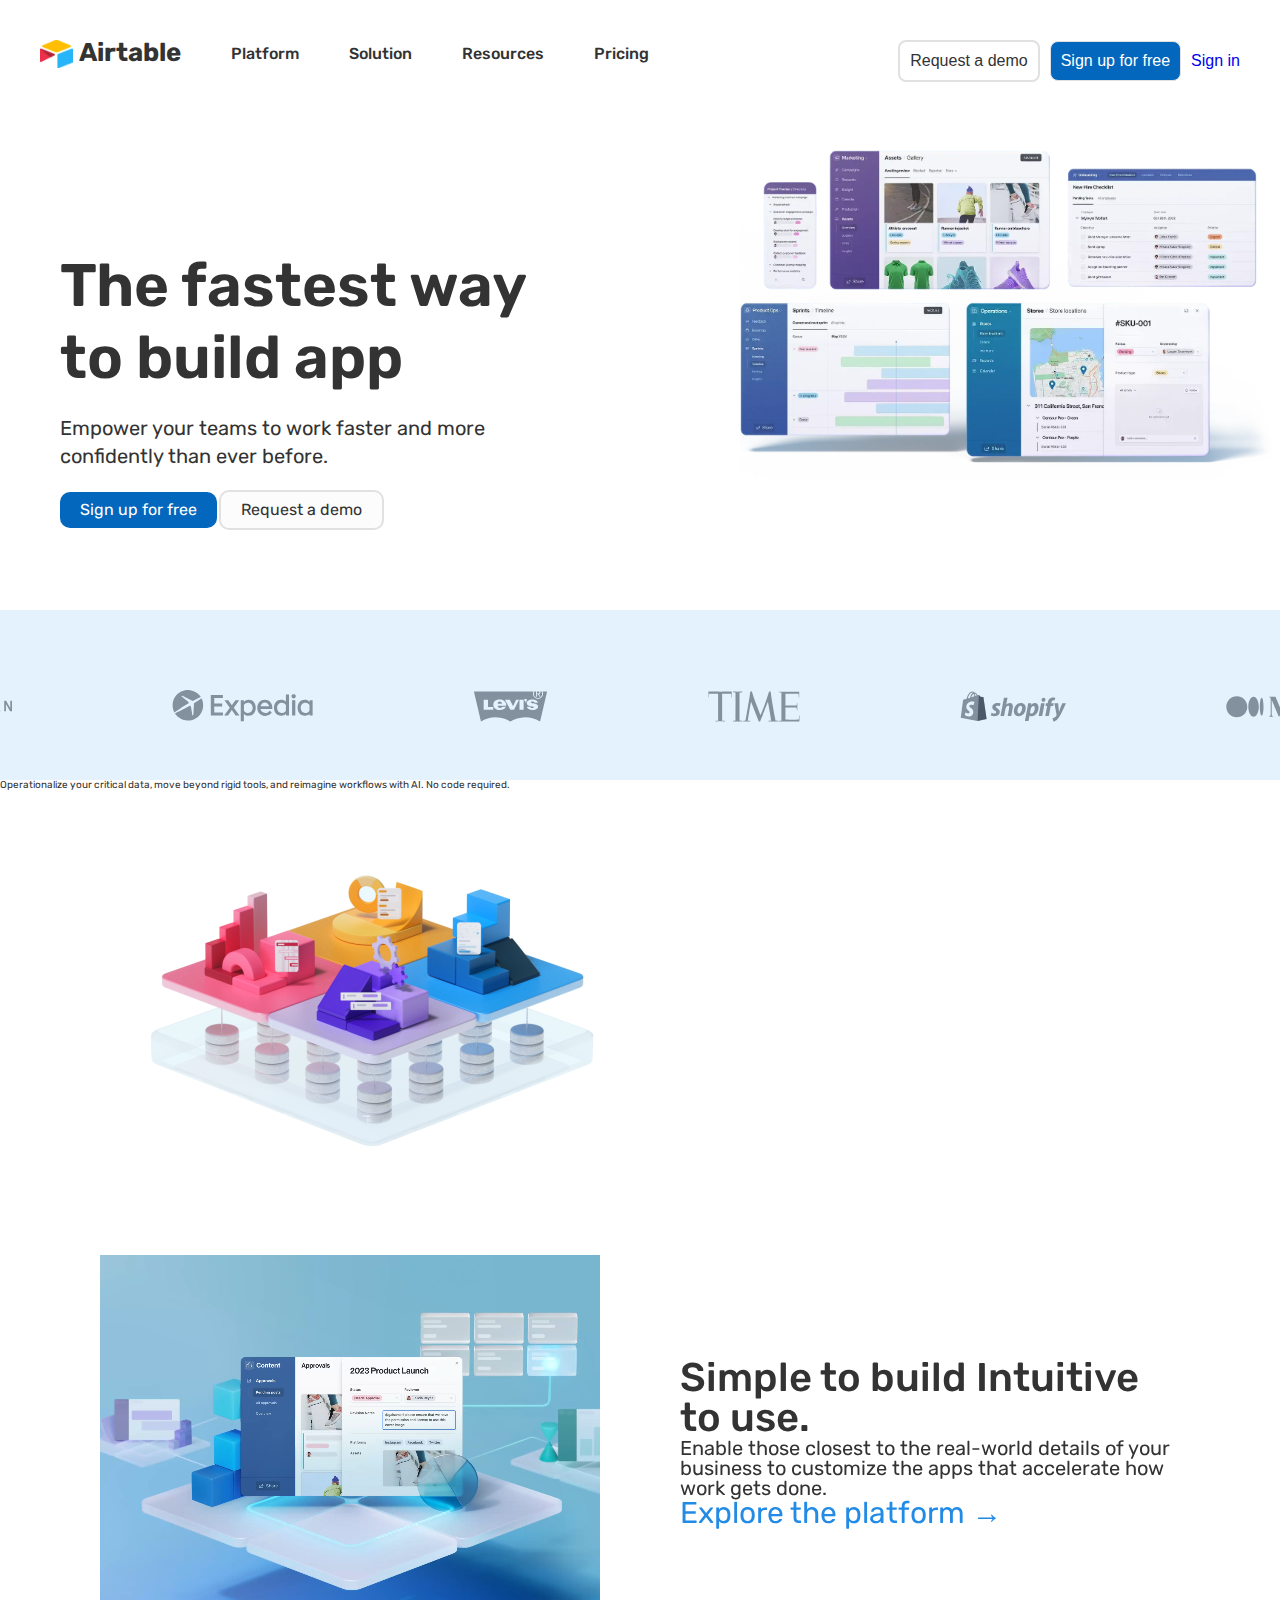
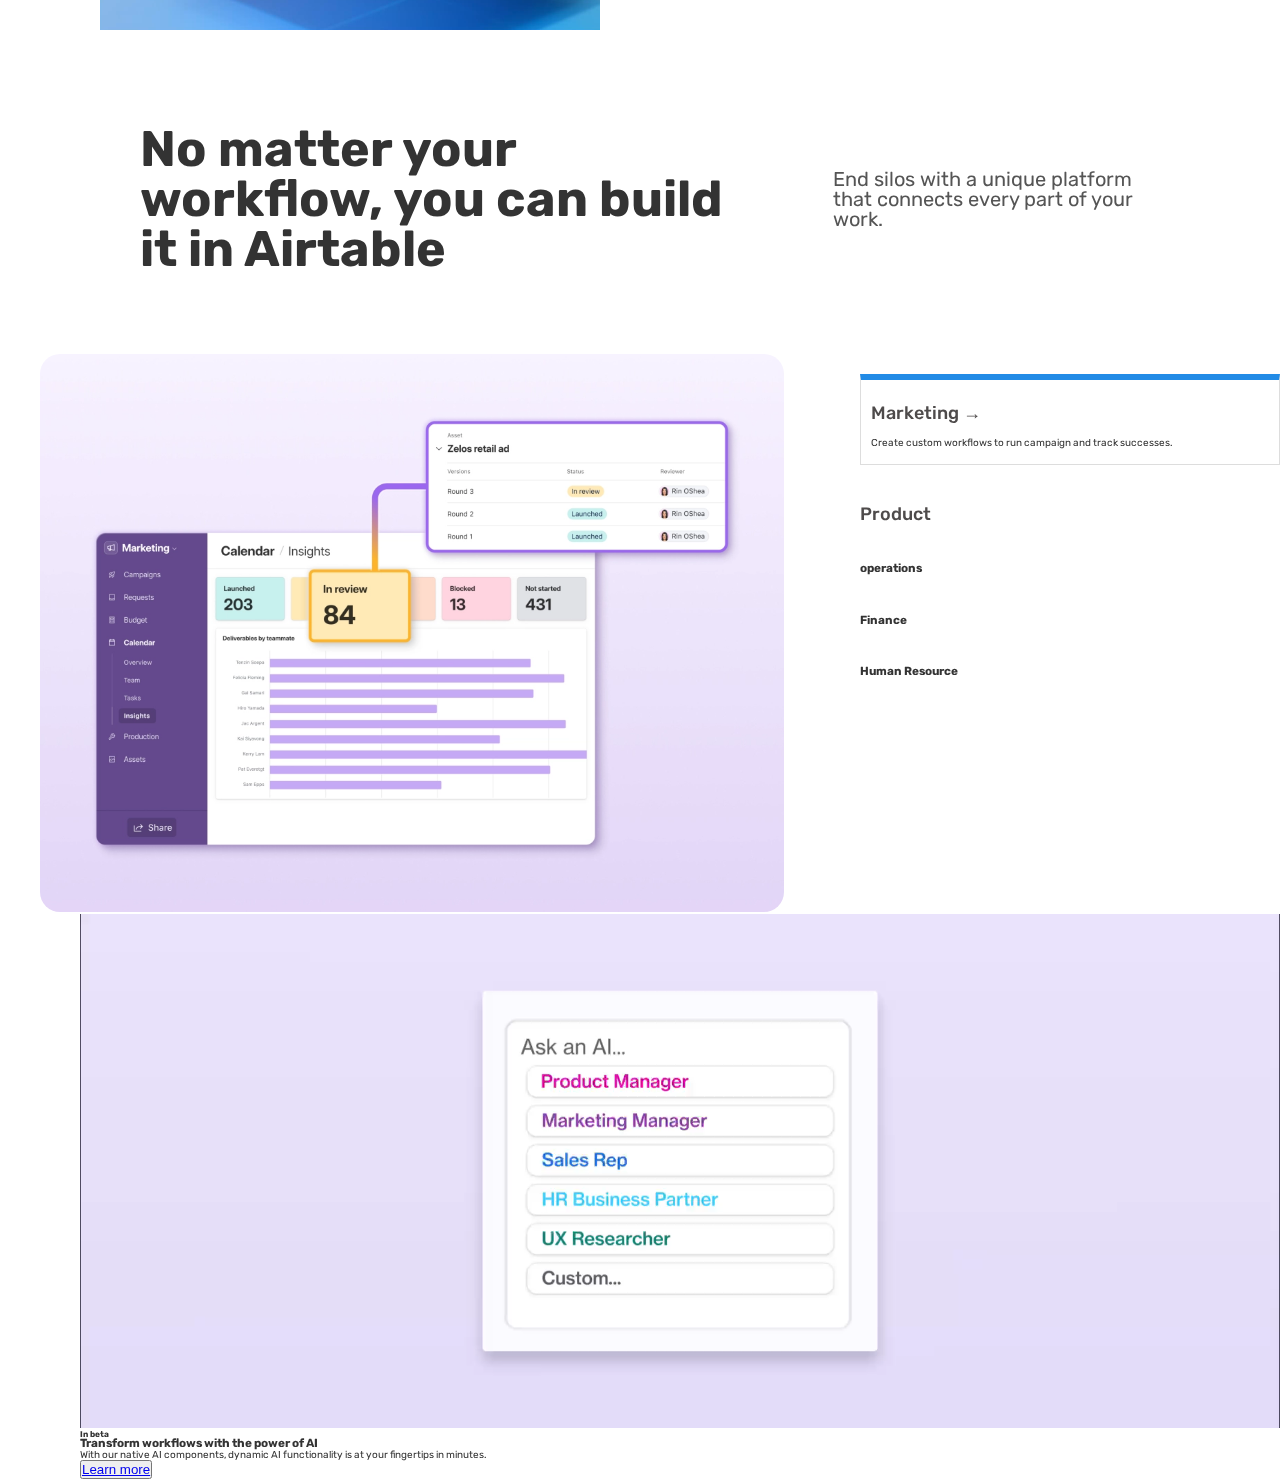
<file: Airtable/index.html>
<!DOCTYPE html>
<html lang="en">
  <head>
    <meta charset="UTF-8" />
    <meta name="viewport" content="width=device-width, initial-scale=1.0" />
    <link rel="stylesheet" href="style.css" />
    <link rel="preconnect" href="https://fonts.googleapis.com" />
    <link rel="preconnect" href="https://fonts.gstatic.com" crossorigin />
    <link
      href="https://fonts.googleapis.com/css2?family=Rubik:ital,wght@0,300..900;1,300..900&display=swap"
      rel="stylesheet"
    />
    <title>Airtable</title>
  </head>
  <body>
    <header class="header">
      <nav>
        <div class="main-nav">
          <div class="nav-left">
            <div class="nav-logo">
              <a href="#">
                <img class="logo-img" src="image/image-logo.png" />
              </a>
              <h3>Airtable</h3>
            </div>
            <div>
              <ul class="nav-list">
                <li><a class="nav-list-link" href="#">Platform</a></li>
                <li><a class="nav-list-link" href="#">Solution</a></li>
                <li><a class="nav-list-link" href="#">Resources</a></li>
                <li><a class="nav-list-link" href="#">Pricing</a></li>
              </ul>
            </div>
          </div>
          <div class="nav-right">
            <button class="nav-btn">
              <a class="nav-btn-link nav-cta-1" href="#">Request a demo</a>
            </button>
            <button class="nav-btn">
              <a class="nav-btn-link nav-cta-2" href="#">Sign up for free</a>
            </button>
            <button class="nav-btn">
              <a class="nav-btn-link" href="#">Sign in</a>
            </button>
          </div>
        </div>
      </nav>
    </header>

    <main>
        
      <section class="section-one">
        <div class="section-one-container">
            
          <div class="section-one-text-box">
            <h1 class="section-one-heading">The fastest way to build app</h1>
            <p class="section-one-description">
              Empower your teams to work faster and more confidently than ever
              before.
            </p>
            <a href="#" class="btn-full">Sign up for free</a>
            <a href="#" class="btn-outline">Request a demo</a>
          </div>
          <div class="section-one-image-box">
            <img src="image/Homepage_blue.jpg" class="section-one-image" />
          </div>
        </div>
      </section>


      <section class="section-two">
        <div class="section-two-logos">
          <img src="image/coleHaan.svg" alt="coleHaan" class="logo-coleHaan">
          <img src="image/expedia.svg" alt="expedia" class="logo" >
          <img src="image/levis.svg" alt="levis" class="logo">
          <img src="image/time.svg" alt="time" class="logo">
          <img src="image/shopify.svg" alt="shopify" class="logo">
          <img src="image/medium.svg" alt="medium" class="logo">
        </div>

      </section>


      <section class="section-three">
        <div class="section-three-container">
          <div class="section-three-text-box">
            <p>Operationalize your critical data, move beyond rigid tools, and reimagine workflows with AI. No code required.</p>
          </div>
          <div class="section-three-image-box">
            <img src="image/section-three.png" class="section-three-img">

          </div>
        </div>
      </section>

      <section class="section-four">
        <div class="section-four-container">
          <div class="section-four-video-box">
            <video autoplay loop playsinline
            preload="auto" muted="" width="100%"
            height="" 
            class="section-four-video">
            <source src="image/section-four.mp4" type="video/mp4">
          </video>
          </div>
          <div class="section-four-text">
            <h3 class="section-four-heading">Simple to build Intuitive to use.</h3>
            <p class="section-four-description">Enable those closest to the real-world details of your business to customize the apps
              that accelerate how
              work gets done.</p>
            <a class="section-four-link" href="#">Explore the platform &rarr;</a>
          </div>
        </div>
      </section>


      <section class="fifth">
        <div class="section-fifth-container">
          <div class="section-fifth-left">
            <h2 class="section-fifth-left-text">
              No matter your workflow, you can build it in Airtable
            </h2>
          </div>
          <div class="section-fifth-right">
            <p class="section-fifth-right-text">End silos with a unique platform that connects every part of your work.</p>

          </div>

        </div>
      </section>


      <section class="section-sixth">
        <div class="section-sixth-container">
          <div class="section-sixth-left-box">
            <img src="image/Section-sixth.jpg" class="section-sixth-image">
          </div>
          <div class="section-sixth-right-box">
            <div class="section-sixth-drop-down1">
              <h3 class="section-sixth-heading">
                Marketing &rarr;

              </h3>
              <p>
                Create custom workflows to run campaign and track successes.
              </p>
              <a class="section-sixth-link" href="#"></a>
            </div>
            <div>
              <h3 class="section-sixth-heading">Product</h3>
            </div>
            <div>
              <h3 class="sec-sixth-heading">operations</h3>
            </div>
    
            <div>
              <h3 class="sec-sixth-heading">Finance</h3>
            </div>
    
            <div>
              <h3 class="sec-sixth-heading">Human Resource</h3>
            </div>
          </div>

        </div>
      </section>


      <section class="section-seventh">
        <div class="section-seventh-container">
          <div class="section-seventh-video-box">
          <video autoplay loop playsinline
          preload="auto" muted="" width="100%"
          class="section-seventh-video">
          <source src="image/video2.mp4" type="video/mp4">
        </video>
      </div>
        <div class="section-seventh-text">
          <h5>In beta</h5>
          <h3>Transform workflows with the power of AI</h3>
          <p>With our native AI components, dynamic AI functionality is at your fingertips in minutes.</p>
          <button class="sec-7-btn"><a href="#" class="sec-7-link">Learn more</a></button>
        </div>
        </div>
        
      </section>
    </main>
  </body>
</html>
</file>
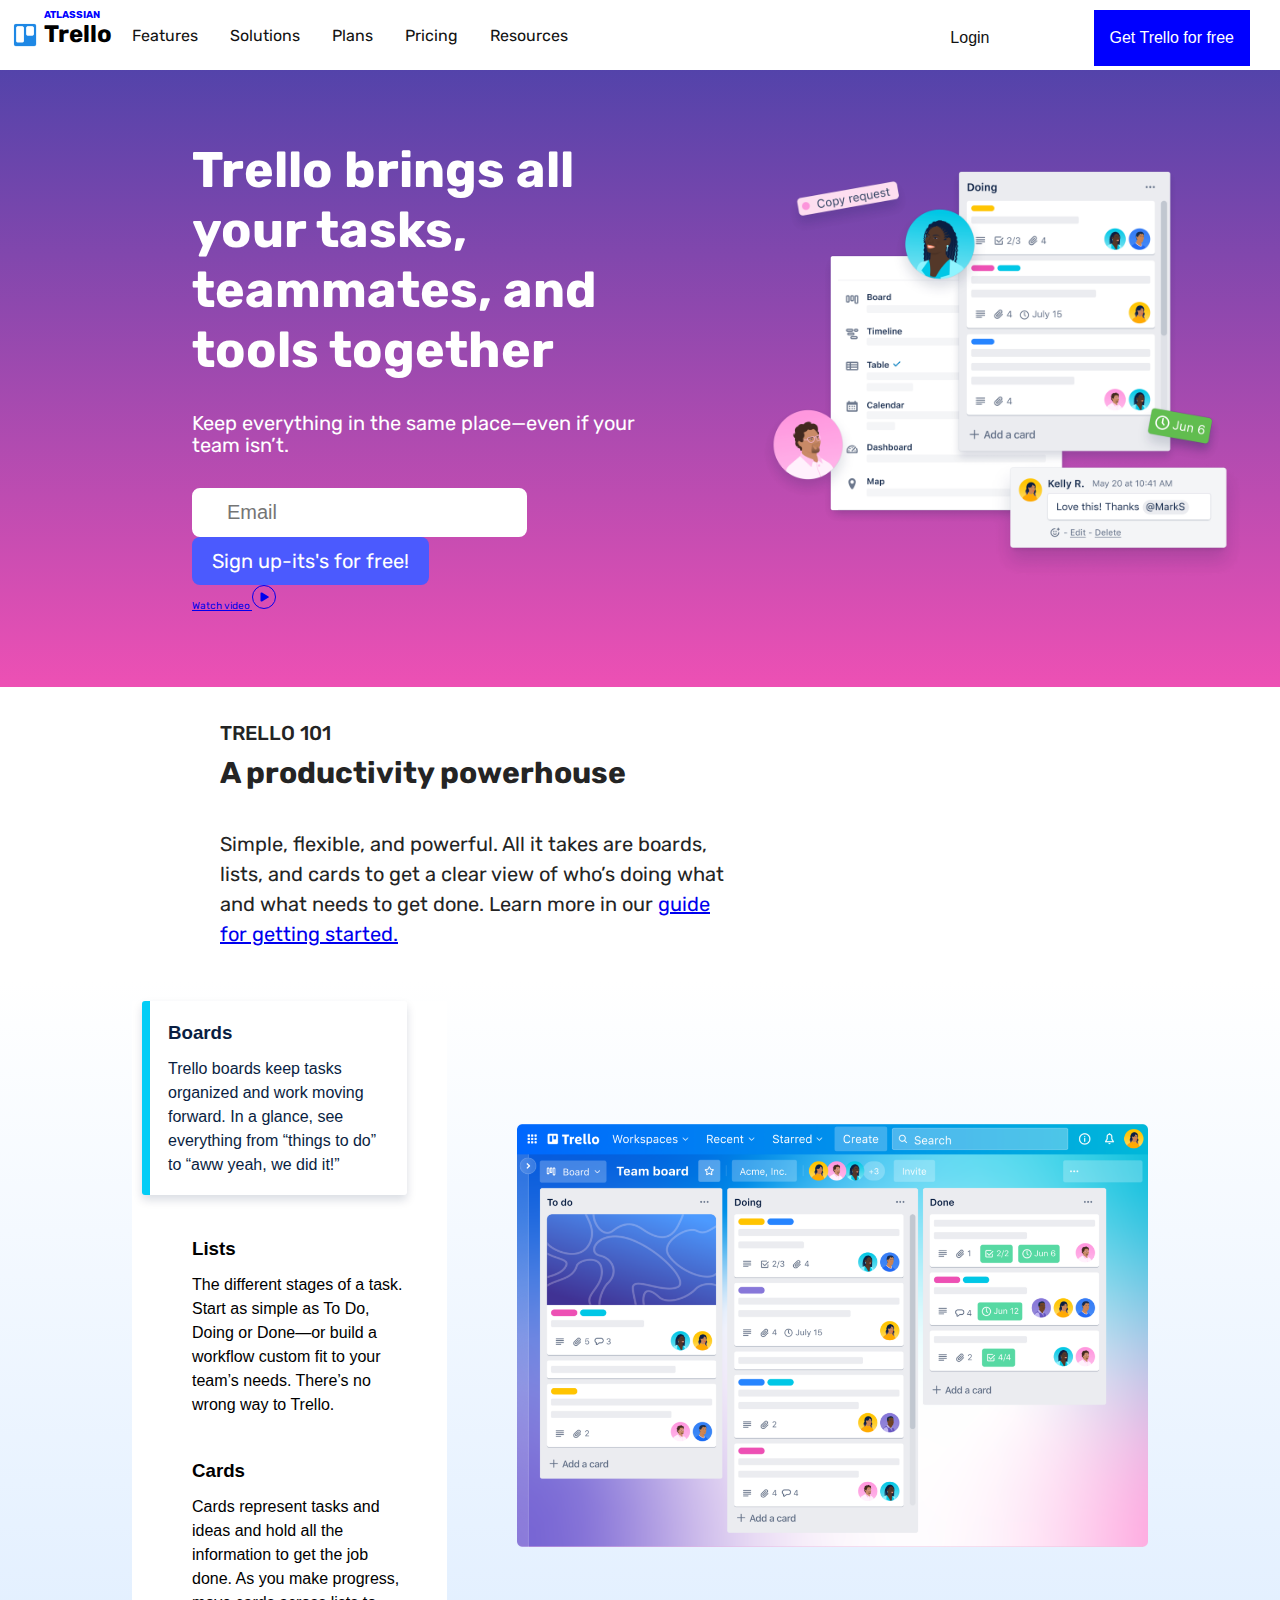
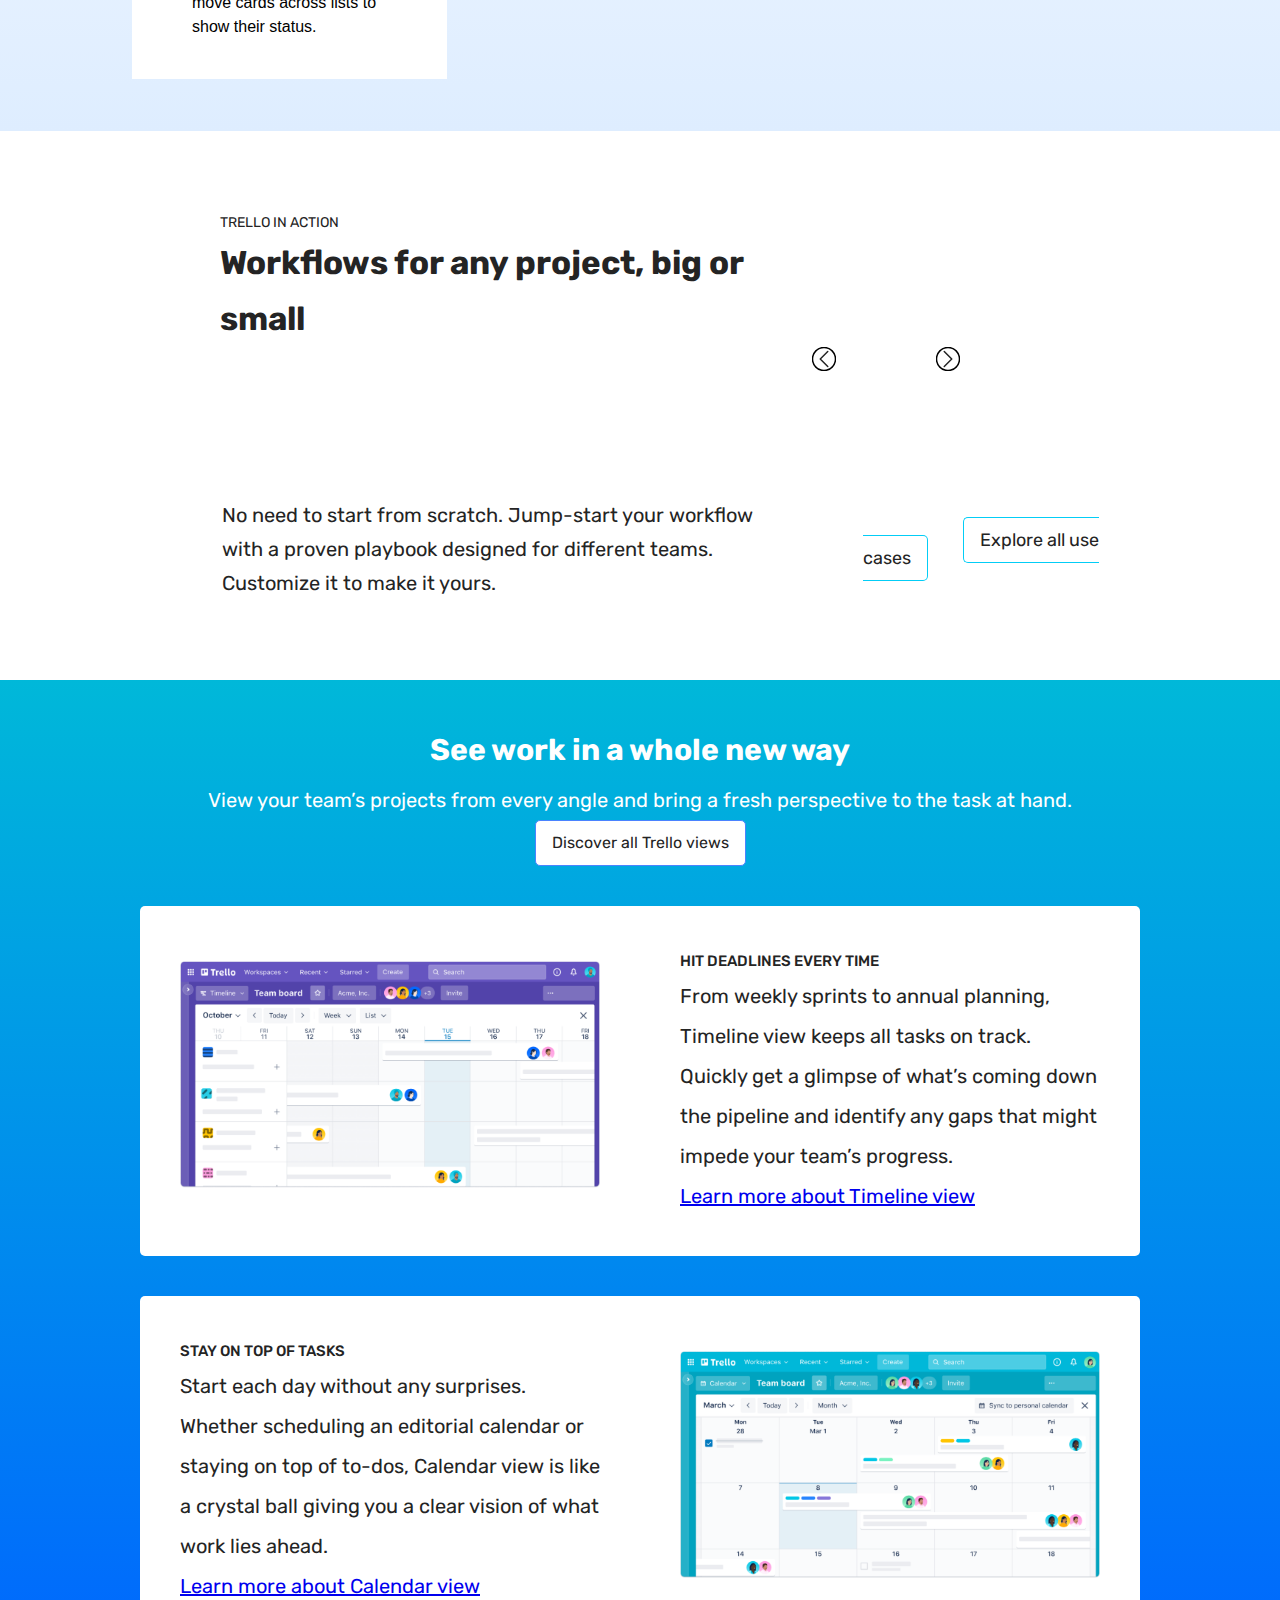
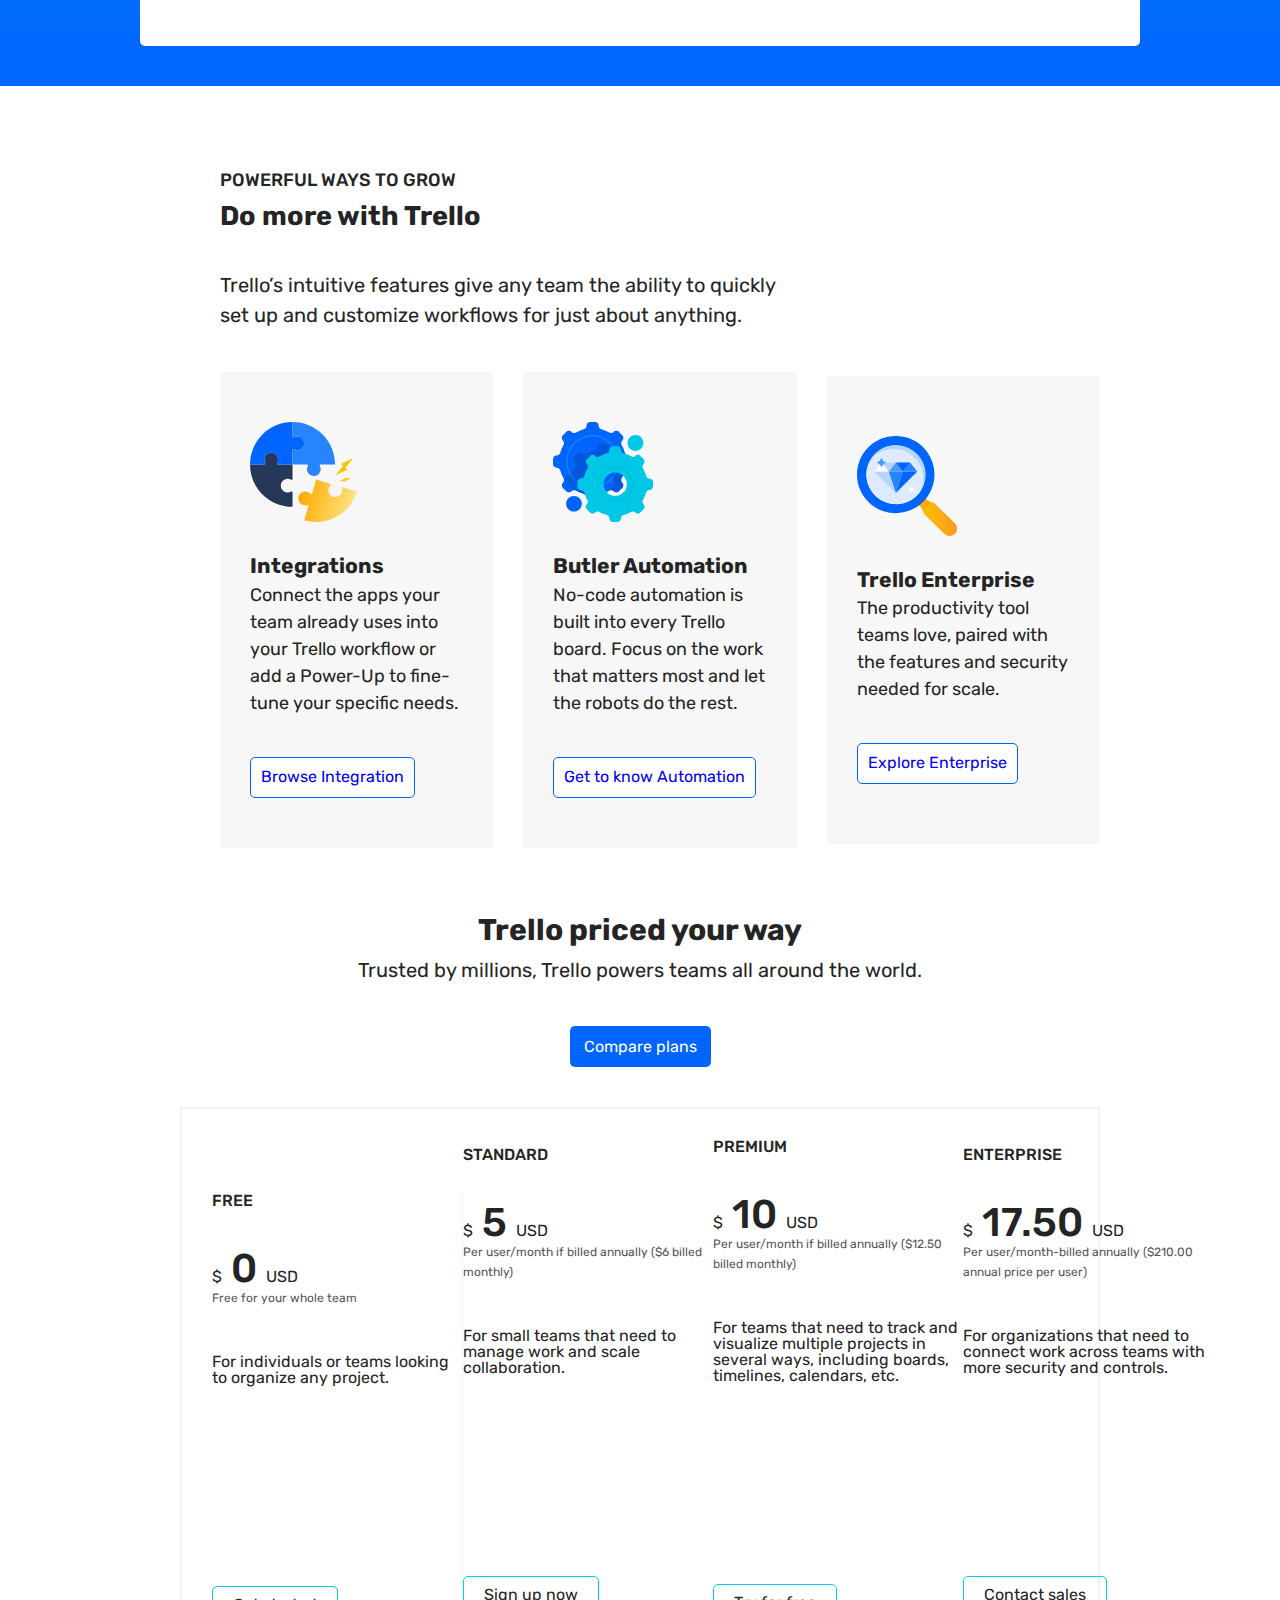
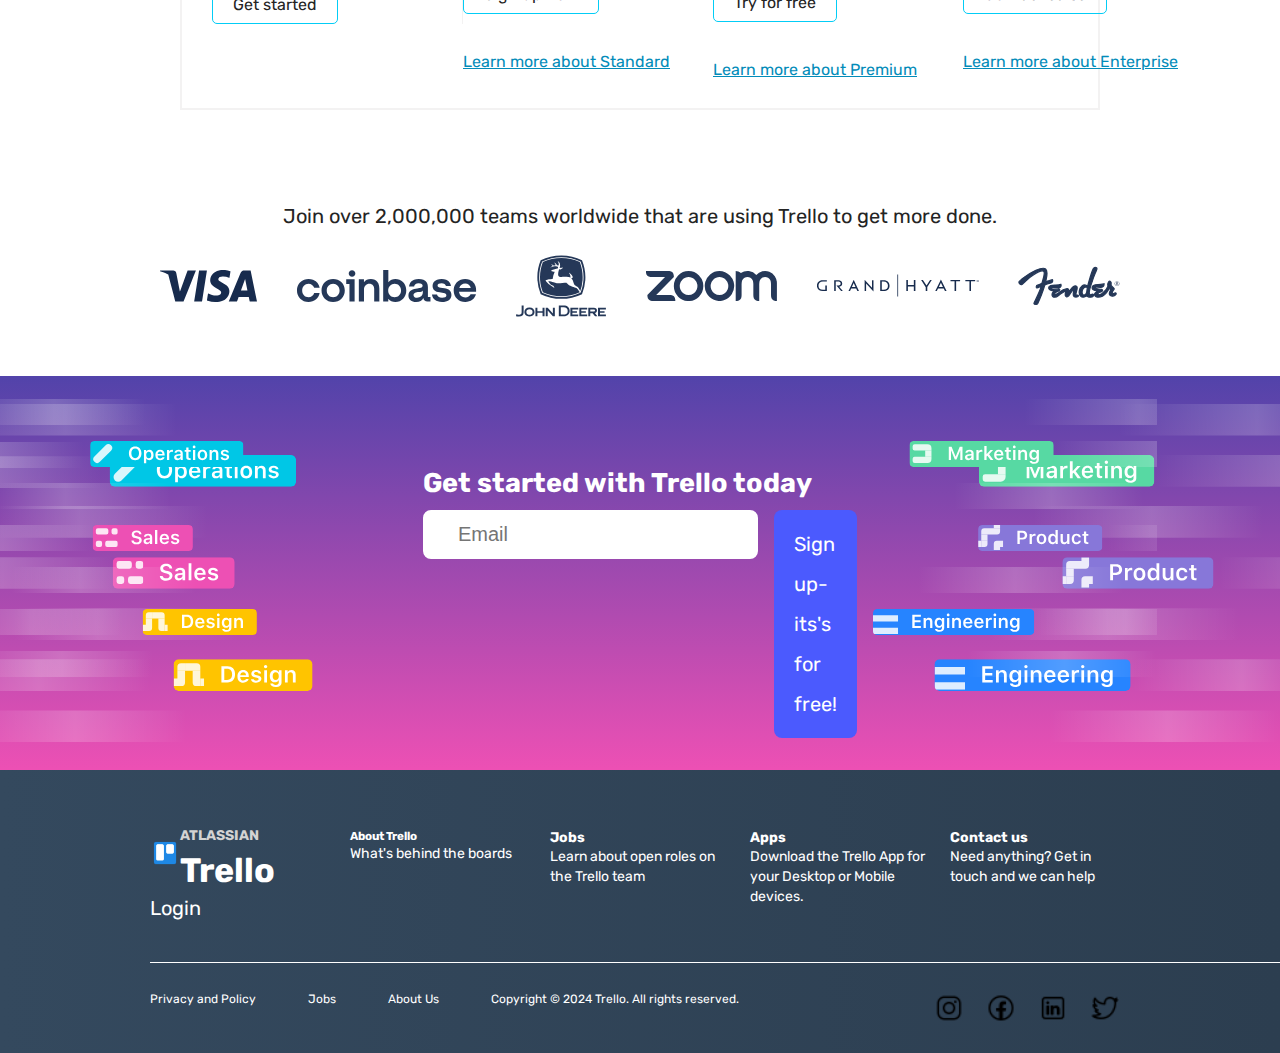
<file: Trello/HTML-CSS/index.html>
<!DOCTYPE html>
<html lang="en">
  <head>
    <meta charset="UTF-8" />
    <meta name="viewport" content="width=device-width, initial-scale=1.0" />
    <link rel="stylesheet" href="style.css" />
    <link rel="preconnect" href="https://fonts.googleapis.com" />
    <link rel="preconnect" href="https://fonts.gstatic.com" crossorigin />
    <link
      href="https://fonts.googleapis.com/css2?family=Rubik:ital,wght@0,300..900;1,300..900&display=swap"
      rel="stylesheet"
    />
    <title>Document</title>
  </head>
  <body>
    <header class="header">
      <nav>
        <div class="main-nav">
          <div class="main-nav-left">
            <div class="nav-logo">
              <img class="logo" alt="Trello logo" src="trellologo.jpg" />
              <div class="logo-heading">
                <h6 class="up-logo">ATLASSIAN</h6>
                <h3 class="down-logo">Trello</h3>
              </div>
            </div>
            <div>
              <ul class="main-nav-list">
                <li><a class="main-nav-link" href="#">Features</a></li>
                <li><a class="main-nav-link" href="#">Solutions</a></li>
                <li><a class="main-nav-link" href="#">Plans</a></li>
                <li><a class="main-nav-link" href="#">Pricing</a></li>
                <li><a class="main-nav-link" href="#">Resources</a></li>
              </ul>
            </div>
          </div>
          <div class="main-nav-right">
            <button class="nav-btn">
              <a class="main-nav-link" href="#">Login</a>
            </button>
            <button class="nav-btn">
              <a class="main-nav-link nav-cta" href="#">Get Trello for free</a>
            </button>
          </div>
        </div>
      </nav>
    </header>
    <div class="header-down">
        <p>
            Accelerate your teams' work with Atlassian Intelligence (AI) features 🤖 now in beta!<a href="#">Learn more</a>
        </p>
    </div>
    <main>
      <section class="section-one">
        <div class="one-container">
          <div class="section-one-text-box">
            <h1 class="section-one-heading">
              Trello brings all your tasks, teammates, and tools together
            </h1>
            <p class="section-one-description">
              Keep everything in the same place—even if your team isn’t.
            </p>

            <input
              type="email"
              name="email"
              placeholder="Email"
              class="email margin-right-sm"
            />
            <a href="#" class="btn">Sign up-its's for free!</a>

            <span class=""></span>
            <div class="video">
              <a href="#">
                <span>Watch video</span>
                <svg
                  fill="none"
                  height="24"
                  viewBox="0 0 24 24"
                  width="24"
                  xmlns="http://www.w3.org/2000/svg"
                >
                  <path d="m5 5h14v14h-14z"></path>
                  <path
                    clip-rule="evenodd"
                    d="m10.0138 16.3878c-.83597.4912-1.5138.105-1.5138-.8645v-7.04491c0-.97008.6755-1.358 1.5138-.86566l6.465 3.79747c.5548.3261.5589.8517 0 1.1801z"
                    fill="currentColor"
                    fill-rule="evenodd"
                  ></path>
                  <circle
                    cx="12"
                    cy="12"
                    r="11.5"
                    stroke="currentColor"
                  ></circle>
                </svg>
              </a>
            </div>
          </div>
          <div class="section-one-img-box">
            <img src="TrelloUICollage.jpg" class="section-one-img" />
          </div>
        </div>
      </section>
   
      <div class="part-two-container">
      <div class="part-two">
        <div class="head-two">
        <p>TRELLO 101</p>
        <h2>A productivity powerhouse</h2>
    </div>
    <div class="part-two-description">
        <p>Simple, flexible, and powerful.
             All it takes are boards, lists, and cards to get a clear view of who’s doing what and what needs to get done.
             Learn more in our <a href="#">guide for getting started.</a>
        </p>
    </div>
      </div>
    </div>

    <section class="section-two">
      <div class="section-two-container">
        <div class="section-two-left">
          <button selected class="boards-content">
            <div>
                <h3 class="section-two-heading">Boards</h3>
                <p class="section-two-text">
                    Trello boards keep tasks organized and work moving forward. In a glance, see everything from “things to do” to “aww yeah, we did it!”
                </p>
              </div>
              
          </button>
          
          <button class="lists-content">
            <div>
                <h3 class="section-two-heading">Lists</h3>
                <p class="section-two-text">
                    The different stages of a task. Start as simple as To Do, Doing or Done—or build a workflow custom fit to your team’s needs. There’s no wrong way to Trello.
                </p>
            </div>
        </button>
        <button class="cards-content">
            <div>
                <h3 class="section-two-heading">
                    Cards
                </h3>
                <p class="section-two-text">
                    Cards represent tasks and ideas and hold all the information to get the job done. As you make progress, move cards across lists to show their status.
                </p>
            </div>
        </button>       
      </div>
      <div class="section-two-right">
        <picture>
          <img src="carouel.jpg" alt="boards-timeline-image" class="carousel-list-image">
        </picture>
      </div>
      </div>
    </section>


    <!--
      <section class="section-two">
        <div class="section-two-container">
            <div class="section-two-row">
                <div class="section-two-column">
                    <div class="list-carousel">
                        <div class="carousel-element">
                            <button selected class="boards-content">
                                <div>
                                    <h3>Boards</h3>
                                    <p>
                                        Trello boards keep tasks organized and work moving forward. In a glance, see everything from “things to do” to “aww yeah, we did it!”
                                    </p>
                                </div>
                            </button>
                            <button class="lists-content">
                                <div>
                                    <h3>Lists</h3>
                                    <p>
                                        The different stages of a task. Start as simple as To Do, Doing or Done—or build a workflow custom fit to your team’s needs. There’s no wrong way to Trello.
                                    </p>
                                </div>
                            </button>
                            <button class="cards-content">
                                <div>
                                    <h3>
                                        Cards
                                    </h3>
                                    <p>
                                        Cards represent tasks and ideas and hold all the information to get the job done. As you make progress, move cards across lists to show their status.
                                    </p>
                                </div>
                            </button>
                        </div>
                    </div>
                </div>
            </div>
        </div>
      </section>
    -->

    <div class="workflows-div">
      <div>
        <p class="workflows-div-text">TRELLO IN ACTION</p>
        <h2>Workflows for any project, big or small</h2>
      </div>
    </div>


    <section class="section-third">
      <div class="section-third-container">
        <div class="section-third-controls">
          <button class="button-right">
            <svg xmlns="http://www.w3.org/2000/svg" 
               fill="none"
               viewBox="0 0 24 24"
               stroke-width="1.5"
               stroke="currentColor" 
               class="btn-icon">
               <path stroke-linecap="round"
                stroke-linejoin="round"
                 d="M15.75 19.5 8.25 12l7.5-7.5" />
                 <circle
                    cx="12"
                    cy="12"
                    r="11.5"
                    stroke="currentColor"
                  ></circle>
             </svg>
             </button>
             <button class="button-right">
             <svg xmlns="http://www.w3.org/2000/svg" 
              fill="none" 
              viewBox="0 0 24 24"
               stroke-width="1.5" 
               stroke="currentColor" 
               class="btn-icon">
               <path stroke-linecap="round" 
               stroke-linejoin="round" 
               d="m8.25 4.5 7.5 7.5-7.5 7.5" />
               <circle
                    cx="12"
                    cy="12"
                    r="11.5"
                    stroke="currentColor"
                  ></circle>
             </svg>     
             </button>
        </div>
      </div>
    </section>



    <section class="section-fourth">
      <div class="section-fourth-container">
        <div class="section-fourth-left">
          <p>No need to start from scratch. Jump-start your workflow with a proven playbook designed for different teams. Customize it to make it yours.</p>

        </div>
        <div class="section-fourth-right">
          <a href="#" class="section-fourth-right-btn">Explore all use cases</a>
        </div>
      </div>
    </section>

    
    <section class="section-fifth">
      <div class="section-fifth-container">
        <div class="section-fifth-head-part">
          <h2>See work in a whole new way</h2>
          <p>View your team’s projects from every angle and bring a fresh perspective to the task at hand.</p>          
          <a href="#" class="section-fifth-head-part-btn">Discover all Trello views</a>        
        </div>

        <div class="section-fifth-part-one">
          <div>
            <picture>
              <img src="TrelloBoard_Timeline.jpg" class="section-fifth-part-image">
            </picture>
          </div>
          <div class="section-fifth-part-one-text">
            <div>
            <h3 class="section-fifth-part-heading">HIT DEADLINES EVERY TIME</h3>
          </div>
          <div>
            <p>From weekly sprints to annual planning, Timeline view keeps all tasks on track. Quickly get a glimpse of what’s coming down the pipeline and identify any gaps that might impede your team’s progress.</p>
            <p>
              <a href="#">Learn more about Timeline view</a>
            </p>
          </div>
          </div>
        </div>

        <div class="section-fifth-part-two">
          <div class="section-fifth-part-two-text">
            <div>
              <h3 class="section-fifth-part-heading">STAY ON TOP OF TASKS</h3>
            </div>
            <div>
              <p>Start each day without any surprises. Whether scheduling an editorial calendar or staying on top of to-dos, Calendar view is like a crystal ball giving you a clear vision of what work lies ahead.</p>
              <p><a href="#">Learn more about Calendar view</a></p>
            </div>
          </div>
        
        <div>
          <picture>
            <img src="TrelloBoard_Calendar.jpg" class="section-fifth-part-image">
          </picture>
        </div>
      </div>
      </div>

    </section>
  
      <div class="do-more">
        <div class="more-trello">
          <div class="more-head">
          <p>POWERFUL WAYS TO GROW</p>
          <h2>Do more with Trello</h2>
      </div>
      <div class="do-more-description">
          <p>Trello’s intuitive features give any team the ability to quickly set up and customize workflows for just about anything.
          </p>
      </div>
        </div>
      </div>
  
      <section class="section-grid">
        <div class="container-section-grid">
          <div class="grid-description">
            <img src="Integrations.svg" class="grid-logos">
            <h3>Integrations</h3>
            <p>Connect the apps your team already uses into your Trello workflow or add a Power-Up to fine-tune your specific needs.</p>
            <div >
              <a href="#" class="grid-link">Browse Integration</a>
            </div>
          </div>
          
        </div>

        <div class="grid-description">
          <img src="butler.svg" class="grid-logos">
          <h3>Butler Automation</h3>
          <p>No-code automation is built into every Trello board. Focus on the work that matters most and let the robots do the rest.</p>
          <div >
            <a href="#" class="grid-link">Get to know Automation</a>
          </div>
        </div>

        <div class="grid-description three">
          <img src="trelloenterprise.svg" class="grid-logos">
          <h3>Trello Enterprise</h3>
          <p>
            The productivity tool teams love, paired with the features and security needed for scale.
          </p>
          <div >
            <a href="#" class="grid-link">Explore Enterprise</a>
          </div>
        </div>
      </section>

      <section class="section-price">
        
          <div class="price-heading">
            <h2>Trello priced your way</h2>
            <p>Trusted by millions, Trello powers teams all around the world.</p>
            <a href="#" class="price-button">Compare plans</a>
          </div>

       

        <div class="container-grid--4-cols">
          <div class="pricing-plans free">
            <p class="plan-name">FREE</p>
            <header class="plan-header">
            
            <p class="plan-price">
              <span>$</span>
              0
              <span>USD</span>
            </p>
            <p class="plan-text">Free for your whole team</p>
          </header>
            <p class="plan-description">For individuals or teams looking to organize any project.</p>
            <a href="#" class="plan-price-btn">Get started</a>
          </div>

          <div class="pricing-plans">
            <p class="plan-name">STANDARD</p>
            <header class="plan-header">
            <p class="plan-price">
              <span>$</span>
              5
              <span>USD</span>
            </p>
            <p class="plan-text">Per user/month if billed annually ($6 billed monthly)</p>
          </header>
            <p class="plan-description">For small teams that need to manage work and scale collaboration.</p>
            <a href="#" class="plan-price-btn">Sign up now</a>
            <div class="last-link">
            <a href="#" class="plan-last-link">Learn more about Standard</a>
          </div>
          </div>

          <div class="pricing-plans">
            <p class="plan-name">PREMIUM</p>
          <header class="plan-header">
            <p class="plan-price">
              <span>$</span>
              10
              <span>USD</span>
            </p>
            <p class="plan-text">Per user/month if billed annually ($12.50 billed monthly)</p>
          </header>
            <p class="plan-description">For teams that need to track and visualize multiple projects in several ways, including boards, timelines, calendars, etc.</p>
            <a href="#" class="plan-price-btn">Try for free</a>
          <div class="last-link">
            <a href="#" class="plan-last-link">Learn more about Premium</a>
          </div>
          </div>

          <div class="pricing-plans">
            <p class="plan-name">ENTERPRISE</p>
            <header class="plan-header">
            <p class="plan-price">
              <span>$</span>
              17.50
              <span>USD</span>
            </p>
            <p class="plan-text">Per user/month-billed annually ($210.00 annual price per user)</p>
            </header>
            <p class="plan-description">For organizations that need to connect work across teams with more security and controls.</p>
            <a href="#" class="plan-price-btn">Contact sales</a>
            <div class="last-link">
            <a href="#" class="plan-last-link">Learn more about Enterprise</a>
          </div>
          </div>

        </div>
      </section>



    <section class="section-featured">
      <div class="section-featured-container">
        <p class="section-featured-heading">Join over 2,000,000 teams worldwide that are using Trello to get more done.</p>
        <div class="section-featured-logos">
          <img src="logos.svg"> 
        </div>
      </div>

    </section>

    <section class="section-trello-today">
      <div class="trello-today-container">
        <div class="left-trello-today">
          <img src="BigSwingFooterHeroGraphic__Left.svg">
        </div>
        <div class="trello-today-middle">
          <div>
            <h2>Get started with Trello today</h2>
          </div>
          <div class="section-trello-button-part">
            <div>
          <input
              type="email"
              name="email"
              placeholder="Email"
              class="email margin-right-sm"
            />
          </div>
          <div>
            <a href="#" class="btn">Sign up-its's for free!</a>
          </div>
        </div>
        </div>
        <div class="right-trello-today">
          <img src="BigSwingFooterHeroGraphic__Right.svg">
        </div>
      </div>


    </section>
    </main>
    <footer>
        <section>
          
            <div class="footer-upper">
              <div class="logo-login">
                <div class="footer-logo">
                    <img class="logo-last" alt="Trello logo" src="trellologo.jpg" />
                    <div class="logo-heading-last">
                      <h6 class="footer-up-logo">ATLASSIAN</h6>
                      <h3 class="footer-down-logo">Trello</h3>
                    </div>
                  </div>
                    <div>
                      <a href="#" class="login">Login</a>
                    </div>
              </div>

              
                <div >
                  <h5>About Trello</h5>
                  <p>What's behind the boards</p>
                  

                </div>

                <div>
                  <h4>Jobs</h4>
                  <p>Learn about open roles on the Trello team</p>
                </div>

                <div>
                  <h4>Apps</h4>
                  <p>Download the Trello App for your Desktop or Mobile devices.</p>
                </div>
                <div>
                  <h4>Contact us</h4>
                  <p>
                    Need anything? Get in touch and we can help
                  </p>
                </div>

          </div>
        </section>
        
        <section>
        <div class="footer-lower-container">
            <div class="footer-left">
                
              
                    <a href="#" class="footer-lower-left-link">Privacy and Policy</a>
                    <a href="#" class="footer-lower-left-link">Jobs</a>
                    <a href="#" class="footer-lower-left-link">About Us</a>
                    <a href="#" class="footer-lower-left-link">Copyright © 2024 Trello. All rights reserved.</a>
                
            </div>
            <div class="footer-right">
                <div class="social-links">
                    <a href="#" class="social-links-link"><img src="instagram.png" alt="Instagram" class="footer-down-img"></a>
                    <a href="#" class="social-links-link"><img src="facebook.png" alt="Facebook" class="footer-down-img"></a>
                    <a href="#" class="social-links-link"><img src="linkedln.png" alt="LinkedIn" class="footer-down-img"></a>
                    <a href="#" class="social-links-link"><img src="twitter.png" alt="Twitter" class="footer-down-img"></a>
            
                </div>
            </div>
        </div>
      </section>
    </footer>
  </body>
</html>
</file>
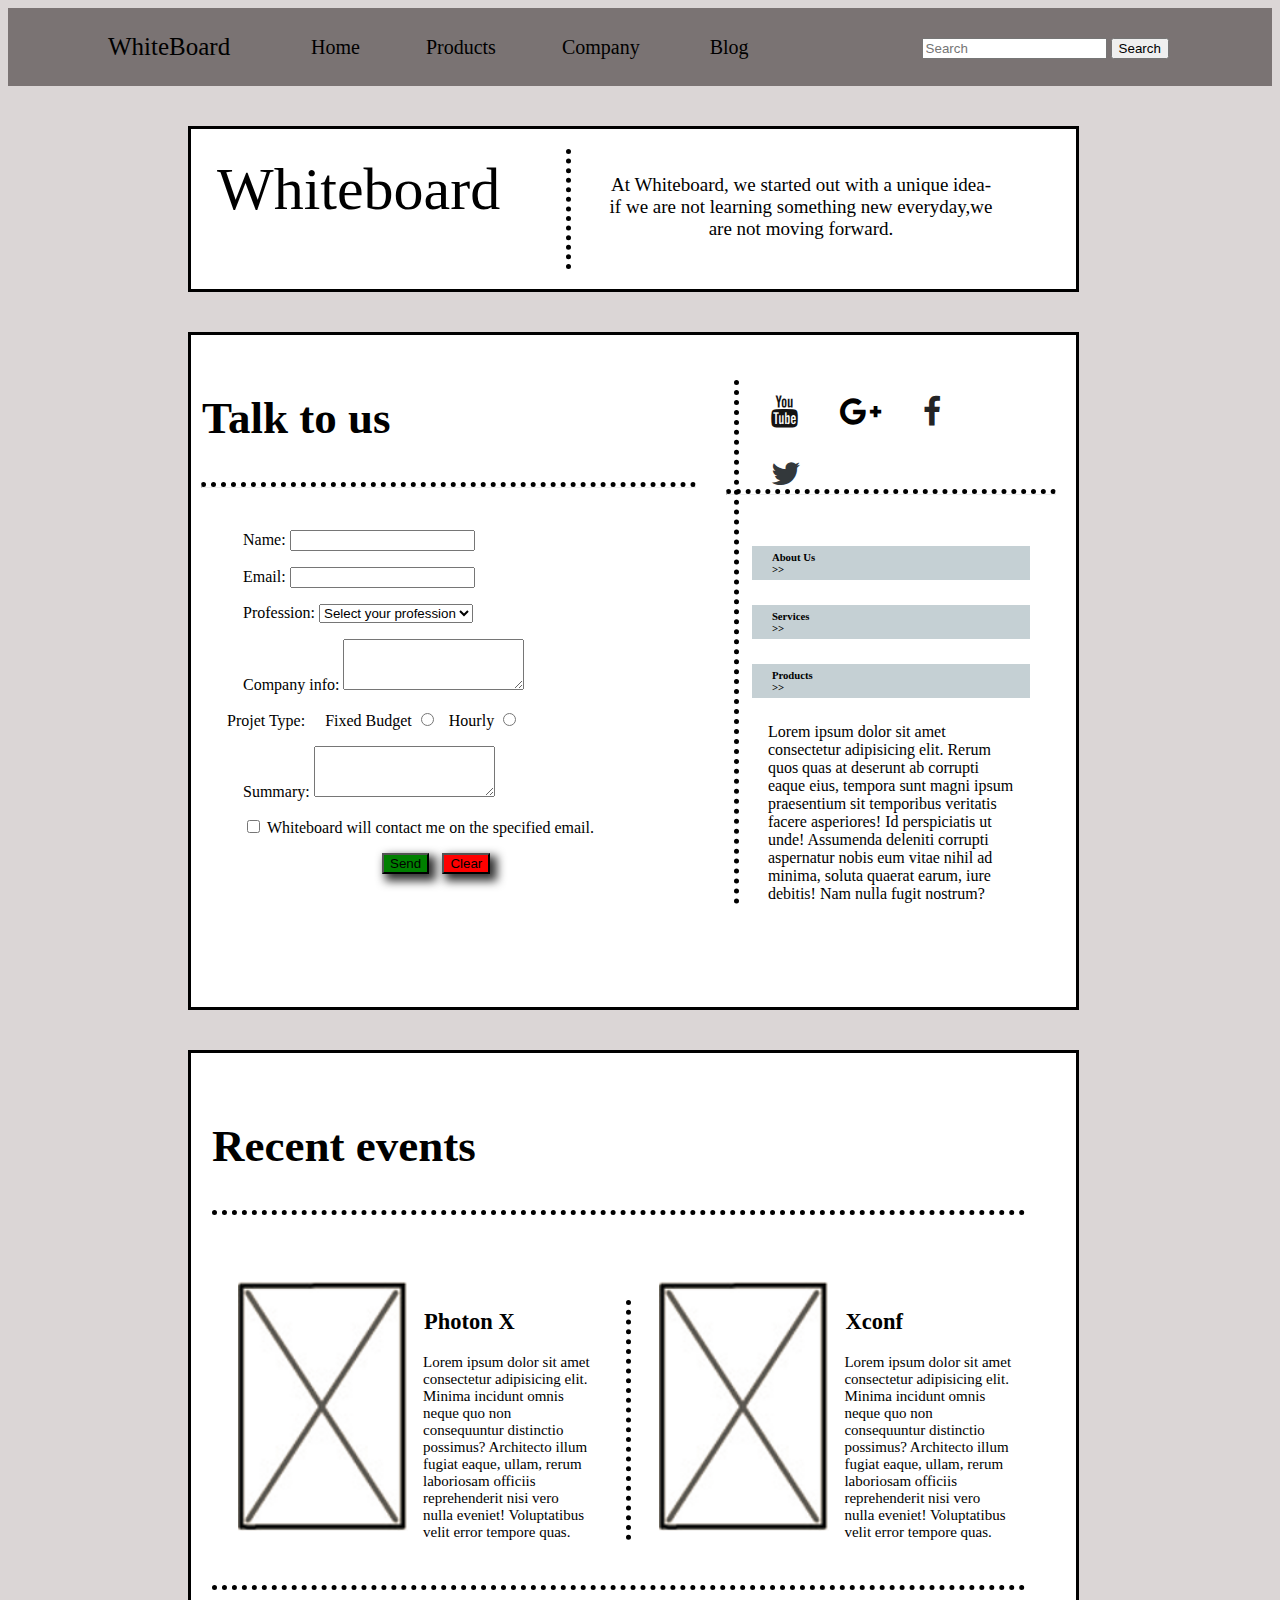
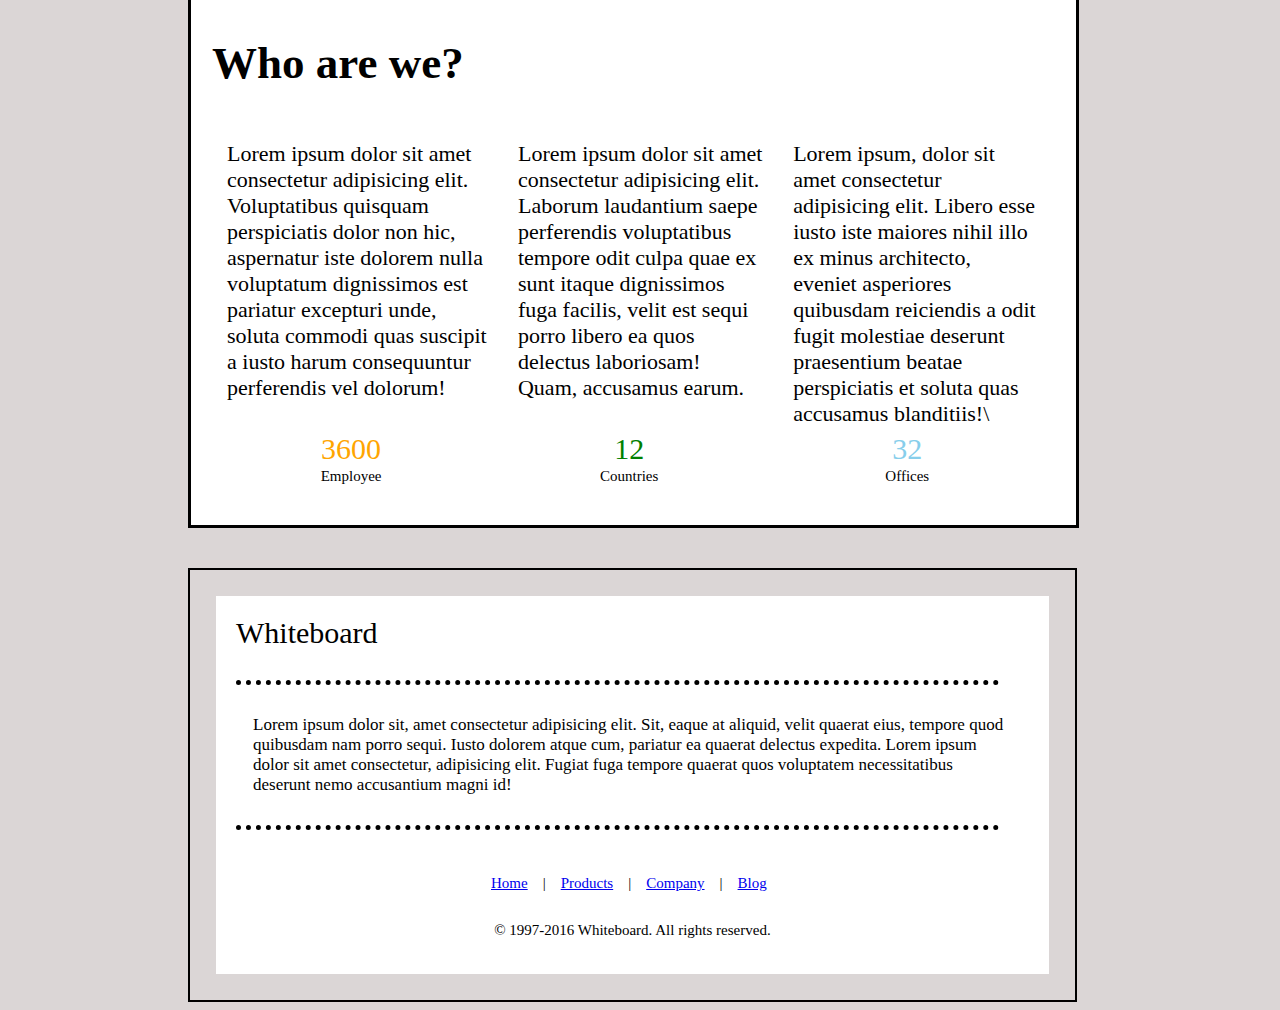
<file: whiteboard/Whiteboard.html>
<!DOCTYPE html>
<html lang="en">
<head>
    <link rel="stylesheet" href="style.css">
    <link rel="stylesheet" href="https://cdnjs.cloudflare.com/ajax/libs/font-awesome/4.7.0/css/font-awesome.min.css">
    <title>White Board</title>
        <nav>
        <p class="heading" href="#">WhiteBoard</p>
        <a class="menu_btn" href="#" target="_blank">Home</a>
        <a class="menu_btn" href="#" target="_blank">Products</a>
        <a class="menu_btn" href="#" target="_blank">Company</a>&nbsp;
        <a class="menu_btn" href="#"" target="_blank">Blog</a>
        <form class="search_form">
          <input type="search" placeholder="Search" aria-label="Search">
          <button type="submit">Search</button>
        </form>
        </nav>
</head>
<body>
    <div class="main_box">
        <div class="box1">
            Whiteboard
        </div>
        <div class="v1"></div>
        <div class="box2">
            <p>
            At Whiteboard, we started out with a unique idea-<br>
            if we are not learning something new everyday,we <br>
            are not moving forward.
            </p>
        </div>
    </div>

    <div class="main2">
        <div class="left">
            <div class="left1">
                <h2>Talk to us</h2>
            </div>
            <hr class="dotted">
            <div class="left2">
                <p>Name: <input type="text" name="name"></p>
                <p>Email: <input type="email" name="email"></p>
                <p>
                    Profession:
                    <select name="card_type" id="card_type">
                        <option value="">Select your profession</option>
                        <option value="Teacher">Teacher</option>
                        <option value="Bussiness">Bussiness</option>
                        <option value="Housewife">House Wife</option>
                        <option value="Student">Student</option>
                        <option  value="Other">Other</option>
                    </select>
                </p>
                <p>
                    Company info: <textarea name="address" id="address"  cols="20" rows="3"></textarea>
                </p>
                
                    Projet Type:   
                    &nbsp;&nbsp;&nbsp;
                    Fixed Budget <input type="radio" name="Project">
                    &nbsp;
                    Hourly <input type="radio" name="Project">
                
                <br>
                <p>     
                    Summary: <textarea name="address" id="address"  cols="20" rows="3"></textarea>
                </p>
                
                <p><input type="checkbox">&nbsp;Whiteboard will contact me on the specified email.</p>
                <div class="sub">
                <div class="sub1"><input type="submit" value="Send"></div>
                <div class="sub2"><input type="submit" value="Clear"></div>
                </div>

            </div>
        </div>
        <div class="v2"></div>
        <div class="right">
            <div class="right1">
                <i class="fa fa-youtube youtube"></i>
                <i class="fa fa-google-plus" aria-hidden="true"></i>
                <i class="fa fa-facebook facebook"></i>
                <i class="fa fa-twitter twitter"></i>
            </div>

            <hr class="dotted">

            <div class="right2">
                <a><h6>About Us &emsp; &emsp; &emsp; &emsp; &emsp; &emsp; &emsp; &emsp; &emsp; &emsp; &emsp; &emsp; &emsp; &emsp; &emsp; &emsp; &gt;&gt</h6></a>
                <a><h6>Services &emsp; &emsp; &emsp; &emsp; &emsp; &emsp; &emsp; &emsp; &emsp; &emsp; &emsp; &emsp; &emsp; &emsp; &emsp; &emsp; &nbsp; &gt;&gt</h6></a>
                <a><h6>Products &emsp; &emsp; &emsp; &emsp; &emsp; &emsp; &emsp; &emsp; &emsp; &emsp; &emsp; &emsp; &emsp; &emsp; &emsp; &emsp; &gt;&gt</h6></a>
                <div>
                    <p>
                        Lorem ipsum dolor sit amet consectetur adipisicing elit. Rerum quos quas at deserunt ab corrupti eaque eius, tempora sunt magni ipsum praesentium sit temporibus veritatis facere asperiores! Id perspiciatis ut unde! Assumenda deleniti corrupti aspernatur nobis eum vitae nihil ad minima, soluta quaerat earum, iure debitis! Nam nulla fugit nostrum?
                    </p>
                </div>
            </div>
        </div>
    </div>

    <div class="main3">
        <div class="left01">
            <div class="left1">
                <h2 >Recent events</h2>
                <p class="dotted">
                    <div class="mainy">
                        <div class="lefty">
                            <div class="a1">
                                <img src="osm.png" alt="">
                            </div>
                            <div class="a2">
                                <h2>Photon X</h2>
                                <p>Lorem ipsum dolor sit amet consectetur adipisicing elit. Minima incidunt omnis neque quo non consequuntur distinctio possimus? Architecto illum fugiat eaque, ullam, rerum laboriosam officiis reprehenderit nisi vero nulla eveniet! Voluptatibus velit error tempore quas.</p>
                            </div>
                        </div>
                        <div class="v3"></div>
                        <div class="righty">
                            <div class="a1">
                                
                                <img src="osm.png" alt="">
                            </div>
                            <div class="a2">
                                <h2>Xconf</h2>
                                <p>Lorem ipsum dolor sit amet consectetur adipisicing elit. Minima incidunt omnis neque quo non consequuntur distinctio possimus? Architecto illum fugiat eaque, ullam, rerum laboriosam officiis reprehenderit nisi vero nulla eveniet! Voluptatibus velit error tempore quas.</p>
                            </div>
                        </div>
                    </div>
                <p class="dotted">
                    <div class="">
                        <h2 >Who are we?</h2>
                    <div class="mb">
                        <div class="b1">Lorem ipsum dolor sit amet consectetur adipisicing elit. Voluptatibus quisquam perspiciatis dolor non hic, aspernatur iste dolorem nulla voluptatum dignissimos est pariatur excepturi unde, soluta commodi quas suscipit a iusto harum consequuntur perferendis vel dolorum!</div>
                        <div class="b1">Lorem ipsum dolor sit amet consectetur adipisicing elit. Laborum laudantium saepe perferendis voluptatibus tempore odit culpa quae ex sunt itaque dignissimos fuga facilis, velit est sequi porro libero ea quos delectus laboriosam! Quam, accusamus earum.</div>
                        <div class="b1">Lorem ipsum, dolor sit amet consectetur adipisicing elit. Libero esse iusto iste maiores nihil illo ex minus architecto, eveniet asperiores quibusdam reiciendis a odit fugit molestiae deserunt praesentium beatae perspiciatis et soluta quas accusamus blanditiis!\</div>
                    </div>
                    </div>
                    <div class="employee">
                        <div class="f">
                            <p class="e11">
                                    3600
                            </p>
                            <div class="e2">
                                    Employee
                            </div>
                        </div>
                        <div class="f">
                            <div class="e12">
                                    12
                            </div>
                            <div class="e2">
                                    Countries
                            </div>
                        </div>
                        <div class="f">
                            <div class="e13">
                                    32
                            </div>
                            <div class="e2">
                                Offices
                            </div>
                        </div>
                    </div>
                    
            </div>
            
        </div>
        
        </div>
        <div class="footer_box">
            <div class="boxs1">
                Whiteboard
                <p class="dotted"></p>
                <p class="fonts">
                    Lorem ipsum dolor sit, amet consectetur adipisicing elit. Sit, eaque at aliquid, velit quaerat eius, tempore quod quibusdam nam porro sequi. Iusto dolorem atque cum, pariatur ea quaerat delectus expedita.
                    Lorem ipsum dolor sit amet consectetur, adipisicing elit. Fugiat fuga tempore quaerat quos voluptatem necessitatibus deserunt nemo accusantium magni id!
                    </p>
                <p class="dotted"></p>

                <div class="footer">
                    <div class="footer1">
                        <a href="#">Home</a>
                        <p>|</p>
                        <a href="#">Products</a>
                        <p>|</p>
                        <a href="#">Company</a>
                        <p>|</p>
                        <a href="#">Blog</a>
                    </div>
                    <div class="footer2">
                        <p>© 1997-2016 Whiteboard. All rights reserved. </p>
                    </div>
                </div>
            </div>
        </div>
</body>
</html>
</file>
<file: Airtable/style.css>
*{
    margin: 0;
    padding: 0;
    box-sizing: border-box;
}
html{
    font-size: 62.5%;
}
body{
    font-family: "Rubik",sans-serif;
    line-height: 1;
    font-weight: 400;
    color:#333;
}
header{
    height:10rem;
    position:fixed;
    background-color: #fff;
    width:100%;
    top:0;
    bottom:0;
}
.main-nav{
    display:flex;
    justify-content: space-between;
    padding:4rem;
    font-weight: 500;

}
.nav-left{
    display:flex;
}
.nav-logo{
    display:flex;
    gap:0.6rem;
    font-size:2.2rem;
    
}
.logo-img{
    height: 2.8rem;
}
.nav-list{
    display: flex;
    list-style: none;
    gap:5rem;
    font-size:1.6rem;
    margin-top: 0.6rem;
    align-items: center;
    padding-left: 5rem;
    
    
    
    

}
.nav-list-link:link,
.nav-list-link:visited{
    display: inline-block;
    color:#333;
    text-decoration: none;
    border:none;
    
    
}

.nav-list-link:hover,
.nav-list-link:active
{
    color: #228be6;
}

.nav-right{
    display:flex;
    gap:1rem;
    

    
}
.nav-btn{
    background-color: #fff;
    border:none;
    font-size: 1.6rem;
    
    
}
.nav-btn .nav-cta-1:link,
.nav-btn .nav-cta-1:visited{
    display:inline-block;
    text-decoration: none;
    border:0.2rem solid #e1e1e1;
    color:#333;
    padding:1rem;
    border-radius: 0.8rem;
    
    
}
.nav-btn .nav-cta-1:hover,
.nav-btn .nav-cta-1:active{
    background-color: #eff6fb;
    transition: all 0.3s ease-in;

}
.nav-btn .nav-cta-2:link,
.nav-btn .nav-cta-2:visited{
    display: inline-block;
    text-decoration: none;
    border:0.1rem solid #e1e1e1;
    color:#fff;
    padding:1rem;
    border-radius: 0.8rem;
    background-color: #0367bd; 
}
.nav-btn .nav-cta-2:hover,
.nav-btn .nav-cta-2:active{
    background-color: #00305a;
}
.nav-btn-link:link,
.nav-btn-link:visited{
    display: inline-block;
    text-decoration: none;
}
.nav-btn-link:hover,
.nav-btn-link:active{
    color: #228be6;
}

.section-one{
    max-width: 130rem;
    padding-top: 15rem;
    

}

.section-one-container{
    max-width: 130rem;
    display:grid;
    grid-template-columns:1fr 1fr;
    margin:0 auto;
    
    gap:20rem;
    background:linear-gradient(rgb(220, 245, 255) rgb(131, 212, 255)),url(image/Homepage_blue.jpg);

}
.section-one-text-box{
    padding-top:10rem;
    margin-left:6rem;
    
}   
.section-one-heading{
    font-size: 6rem;
    line-height: 1.2;
    font-weight: 600;
    margin-bottom:2rem;
}
.section-one-description{
    font-size:2rem;
    line-height: 1.4;
    margin-bottom: 2rem;
    
}
.btn-full:link,
.btn-full:visited{
    display: inline-block;
    text-decoration: none;
    text-align: center;
    background-color:#0367bd;
    color: #fff;
    font-size: 1.6rem;
    padding:1rem 2rem;
    border-radius: 1rem;

}
.btn-full:hover,
.btn-full:active{
    background-color: #033866;
}
.btn-outline:link,
.btn-outline:visited{
    display: inline-block;
    text-decoration: none;
    text-align: center;
    background-color:#fcfcfc;
    color: #333;
    font-size: 1.6rem;
    padding:1rem 2rem;
    border-radius: 1rem;
    border:0.2rem solid #e1e1e1
}
.btn-outline:hover,
.btn-outline:active{
    background-color: #d9edff;
}
.section-one-image-box{
    width:100%;
}
.section-one-image{
    width: 100%;
}

.section-two{
    background-color: #e4f2fe;
    height:17rem;

}
.section-two-logos{
    display: flex;
    justify-content: center;
    align-items: center;
    padding-top:8rem;
    padding-bottom: 8rem;
    gap:16rem;
    margin-top:8rem;
    


}
.logo-coleHaan{
    height: 1.2rem;
}

.section-four-container{
    display:grid;
    grid-template-columns: 1fr 1fr;
    align-items: center;
    gap:8rem;
    margin-left:10rem;
    margin-right:10rem;
    
 
}
.section-four-video{
   /* border-radius: rem;*/
    height:40rem;
}

.section-four-heading{
    font-size:4rem ;
  font-weight: 500;
}
.section-four-description{
    font-size: 20px;
    line-height: 1;

}
.section-four-link:link,
.section-four-link:visited{
    text-decoration: none;
    color: #228be6;
    font-size: 3rem;
    margin-top: 2rem;
}

.section-fifth-container{

    display: grid;
    grid-template-columns: 2fr 1fr;
    align-items: center;
    gap:8rem;
    padding:8rem 14rem;
    
}
.section-fifth-left-text{
    font-size: 5rem;
}
.section-fifth-right-text{
    font-size:2rem;
    color:#555;
}

.section-sixth-container{
    display:grid;
    grid-template-columns: 1fr 1fr;
    margin-left:4rem;
}
.section-sixth-right-box{
    margin-left:20rem;
   display:flex;
   flex-direction:column;
   gap:4rem;
   padding-top:2rem;
   
    

}
.section-sixth-drop-down1{
    padding-top: 24px;
    border-top: 4px solid #228be6;
    display: flex;
    flex-direction: column;
    gap: 16px;
    border:0.1rem solid #dddddd;
    border-top:0.6rem solid #228be6;
    padding-left: 1rem;
}

.section-sixth-image{
    width: 120%;
    border-radius:2rem;
    
}
.section-sixth-heading{
    font-size: 18px;
    font-weight: 500;
    color: #4e4b4b;
}
.section-sixth-link:link,
.section-sixth-link:visited{
      text-decoration: none;
      color: #228be6;
      font-size: 18px;

}

.section-seventh{
    margin-left: 8rem ;
    display: flex;
    gap: 5rem;
}
</file>
<file: Trello/HTML-CSS/style.css>
* {
  margin: 0;
  padding: 0;
  box-sizing: box-border;
}
html {
  font-size: 62.5%;
}
body {
  font-family: "Rubik", sans-serif;
  line-height: 1;
  font-weight: 400;
  color: #555;
}

.section-one {
  background: linear-gradient(rgb(82, 67, 170), rgb(237, 80, 180)),url(TrelloUICollage.jpg);
  color: #fff;
  padding: 7.6rem 0;
}
.one-container {
  max-width: 130rem;
  display: grid;
  grid-template-columns: 1fr 1fr;
  margin: 0 auto;
  align-items: center;
  gap: 7.6rem;
  padding: 0 3.2rem;
  margin-left:16rem;
}

.section-one-heading {
  font-size: 5rem;
  line-height: 1.2;
  font-weight: 700;
  margin-bottom: 3.2rem; 
}

.section-one-description {
  font-size: 2rem;
  line-height: 1.1;
  margin-bottom: 3.2rem;
}

.btn:link,
.btn:visited {
  display: inline-block;
  font-size: 2rem;
  padding: 1.4rem 2rem;
  color: #fff;
  background-color: rgb(75, 90, 254);
  text-decoration: none;
  border-radius: 8px;
  transition: background-color 0.3s;
}
.btn:hover,
.btn:active {
  background-color: rgb(64, 0, 255);
}

.email {
  display: inline-block;
  font-size: 2rem;
  padding: 1rem 3.2rem;
  border-radius: 8px;
  background-color: #fff;
  border: 3px solid #fff;
}

.margin-right-sm {
  margin-right: 1.6rem;
}

.span {
  color: #fff;
}
.section-one-img {
  width: 100%;
}

/*************************
HEADER
**************************/

.header {
  padding: 1rem; 
  height: 5rem;
  position: fixed;
  top: 0;
  bottom:0;
  width: 100%;
  background-color: #fff;
}

.logo {
  height: 3rem;
  margin-top: 1rem;
}

.nav-logo {
  display: flex;
  gap: 0.4rem;
}
.logo-heading {
  display: flex;
  flex-direction: column;
  gap: 0.2rem;
  padding-right: 2rem;
}

.up-logo {
  color: blue;
  font-size: 1rem;
}
.down-logo {
  color: #000;
  font-size: 2.4rem;
}

/***********************
NAVIGATION
**************************/
/*.main-nav-list{
    list-style: none;
    display:flex;
    gap: 3.2rem;
    align-items: center;

}

.main-nav-link:link,
.main-nav-link:visited{
    display: inline-block;
    text-decoration: none;
    color:#555;
    font-size:1.6rem;
    font-weight: 400;
    transition: all 0.3s;
}

.main-nav-link:hover,
.main-nav-link:active{
    color:blue;
}

.nav-cta:link,
.nav-cta:visited{
    padding: 2.2rem;
    
    color:#fff;
    background-color: blue;

}
*/

.main-nav {
  display: flex;
  justify-items: end;
  justify-content: space-between;
}

.main-nav-left {
  display: flex;
}

.main-nav-list {
  display: flex;
  list-style: none;
  margin-top: 1.8rem;

  gap: 3.2rem;
  align-items: center;
}
.main-nav-link:link,
.main-nav-link:visited {
  display: inline-block;
  text-decoration: none;
  color: #121212;
  font-size: 1.6rem;
  font-weight: 400;
  transition: all 0.3s;
}
.main-nav-link:hover,
.main-nav-link:active {
  color: blue;
}

.main-nav-right {
  display: flex;
  gap: 4px;
}

.nav-btn{
    background-color: #fff;
    border: none; 
    
}
.nav-btn .nav-cta:link,
.nav-btn .nav-cta:visited {
  padding: 1.6rem;
  color: #fff;
  background-color: blue;
}
.nav-btn .nav-cta:hover,
.nav-btn .nav-cta:active {
  background-color: blue;
  
}

.header-down{
    background-color: rgb(194, 224, 249);
    font-size:1.4rem;
    color:#121212;
    letter-spacing: 0.1rem;
    padding:2.5rem;
    display:block;

}
.part-two-container{
    
    align-items: flex-start;
    
    justify-content: flex-start;
    display: flex;
    flex-wrap: wrap;
    
    
    margin-left:10rem;
}

.part-two{
    text-align: left;
    order: 1;
    display: block;
    flex: 0 0 auto;
    width: 54%;
}

.head-two{
  font-size:2rem;
  line-height: 1.6;
  font-weight: 500;
  margin-bottom: 3.2rem;
  margin-top:3rem;
  margin-left:12rem;
  color: #242424;
  
}
.part-two-description {
    font-size: 2rem;
    line-height: 1.5;
    margin-bottom: 3.2rem;
    color: #242424;
    margin-left:12rem;
    
  }

  .section-two{
    background: linear-gradient(rgb(255,255,255),rgb(222, 237, 255));
  }

  .section-two-container{
    
    display: grid;
    grid-template-columns: 1fr 2fr;
    margin: 0 auto;
    align-items: center;
    gap: 7rem;
    padding: 2rem 3.2rem;
    margin-left:10rem;
    margin-right:10rem;
  }
  .section-two-left{
    font-size: 2rem;
    line-height: 1.1;
    margin-bottom: 3.2rem;
    background-color: #fff;
  }
  button{
    display: inline-block;
    background-color:transparent;
    border:0px;
    padding-left: 5rem;
    
    font-size:1.6rem;
    line-height: 1.5;
    text-align: left;
    margin-left: 1rem;
    margin-right: 4rem;
    margin-bottom: 4rem;
  }
 
  
  .boards-content{
    background-color: rgb(255, 255, 255);
    color: rgb(9, 30, 66);
    box-shadow: rgba(9, 30, 66, 0.15) 0px 0.5rem 1rem 0px;
    border-radius: 0.3rem;
    border: 0px;
    border-left:8px solid #03cdf6;
    padding: 1.8rem;
    
    
    
    
    
  }
  
  
  .carousel-list-image{
    width: 100%;
    margin-bottom: 4rem;
    
  }
  .section-two-heading{
    margin-bottom: 1rem;

  }

/*
  .section-two-row{
    display: flex;
    flex-wrap: wrap;
    justify-content: flex-start;
    align-items: stretch;
  }

  .section-two-column{
    padding: 1rem 1rem 5rem;
    position: relative;
    scroll-margin-top: 72px;
    text-align: center;
    width: 100%;
    margin-bottom: 0px;
    
  }
  

*/
.workflows-div{
  display:grid;
  grid-template-columns: 1fr 1fr;
  text-align: left;
  color:#242424;
  padding-top:8rem;
  font-size: 2.2rem;
  line-height: 1.7;
  margin-left: 22rem;
  
}
.workflows-div-text{
  font-size:1.4rem;
}



.section-third-controls{
  display:flex;
  align-items: flex-end;
  justify-content: flex-end;
  
  margin-left:100rem;
  margin-right: 40rem;
}

.btn-icon{
  height: 24px;
  width:24px;
  stroke: #242424;
  
}

.btn-right{
  right: 0;
}


.section-fourth-container{
  display: grid;
  grid-template-columns: 2fr 1fr;
  margin: 0 auto;
  align-items: center;
  gap: 7rem;
  padding: 8rem 3.2rem;
  margin-left:19rem;
  margin-right:10rem;
}
.section-fourth-left{
  font-size: 2rem;
  color:#242424;
  line-height: 1.7;
}


.section-fourth-right-btn:link,
.section-fourth-right-btn:visited{
  color: #242424;
  border: 1px solid #03cdf6;
  text-decoration: none;
  font-size: 1.8rem;
  padding:1.1rem 1.6rem;
  margin-left:10rem;
  border-radius: 0.5rem;

}

.section-fourth-right-btn:hover,
.section-fourth-right-btn:active{
  background-color: #ccf7ff;
 
}



.section-fifth-container{
  text-align: center;
  color:#fff;
  font-size:2rem;
  padding:4rem;
  line-height: 2;
  background:linear-gradient(rgb(0, 184, 217), rgb(0, 101, 255));

}


.section-fifth-head-part-btn:link,
.section-fifth-head-part-btn:visited{
  color:#242424;
  display:inline-block;
  background-color: #fff;
  border:1px solid #4a83ff;
  border-radius: 0.5rem;
  text-decoration: none;
  padding:0.6rem 1.6rem;
  font-size:1.6rem;
  margin-bottom: 4rem; 
}
.section-fifth-head-part-btn:hover,
.section-fifth-head-part-btn:active{
  background-color: #b6edf8;
}

.section-fifth-part-one{
  display: grid;
  grid-template-columns: 1fr 1fr;
  align-items: center;
  gap: 8rem;
  margin-left:10rem;
  margin-right: 10rem;
  background-color: #fff;
  padding:4rem;
  border-radius: 0.5rem;
  color:#242424;
  text-align: left;
  

}
.section-fifth-part-image{
  width:100%;

}
.section-fifth-part-heading{
  font-size:1.5rem ;
  font-weight: 500;
 
}

.section-fifth-part-two{
  display: grid;
  grid-template-columns: 1fr 1fr;
  align-items: center;
  gap:8rem;
  margin-left:10rem;
  margin-right: 10rem;
  background-color: #fff;
  padding:4rem;
  border-radius: 0.5rem;
  color:#242424;
  text-align: left;
  margin-top:4rem;
  
  
}






footer {
    background: linear-gradient(to right, #34495e, #2c3e50);
    color: #fff;
    padding: 28px 0;
    text-align: center;
    
    
}

.footer-upper{
    display: grid;
    grid-template-columns:1fr 1fr 1fr 1fr 1fr;
    margin-left: 15rem;
    padding-right: 15rem;
    padding-bottom: 4rem;
    padding-top: 3rem;
    font-size: 1.4rem;
    line-height: 1.4;
    text-align: left;
    gap:2rem;
    border-bottom: 0.1rem solid #fff;
}
.footer-logo {
  display: flex;
  
}

.logo-last {
  height: 3rem;
  margin-top: 1rem;
}

.logo-heading-last {
  display: flex;
  flex-direction: column;
  gap: 0.2rem;
  padding-right: 2rem;
}

.footer-up-logo {
  color: rgb(211, 211, 211);
  font-size: 1.4rem;
  line-height: 1.2;
}
.footer-down-logo {
  color: #ffffff;
  font-size: 3.4rem;
}


.login:link,
.login:visited{
  color:#fff;
  font-size: 2rem;
  text-decoration: none;
  margin-right: 70px;
  display: inline-block;
}
.login:hover,
.login:active{
  color: #fff;
  text-decoration: underline;
}

.footer-lower-container{
  display: flex;
  justify-content: space-between;
  flex-direction: row;
  margin-left: 10rem;
  margin-right: 16rem;
  margin-top: 3rem;

}
.footer-lower-left-link{
   margin-left:5rem;
}
.footer-lower-left-link:link,
.footer-lower-left-link:visited{
  color:#fff;
  text-decoration: none;
  font-size:1.2rem;



}
.footer-lower-left-link:hover,
.footer-lower-left-link:active{
  color: #fff;
}


.social-links-link:link
.social-links-link:visited{
  display: inline-block;
  
  
}
.social-links-link:hover,
.social-links-link:active{
  
}
.footer-down-img{
  width:3rem;
  margin-left: 2rem;
  

}


/*.footer-left {
    float: left;
    
}

.footer-left ul {
    display: flex;
    justify-content: center;
    align-items: center;
}

.footer-left ul li {
    margin-right: 20px;
}

.footer-left ul li:last-child {
    margin-right: 0;
}

.footer-left ul li a {
    color: #fff;
    text-decoration: none;
}

.footer-right {
    float: right;
}


.social-links {
    display: flex;
    justify-content: center;
    align-items: center;
}

.social-links li {
    margin-right: 10px;
}

.social-links li:last-child {
    margin-right: 0;
}

.social-links a img {
    width: 30px;
    height: auto;
    border-radius: 50%;
}
*/
/*-----------
.logo-login{
  display: block;
  
    flex: 0 0 auto;
    width: 16.6667%;
  
}
**************/


.about-trello{
  font-size:1.4rem;
  line-height: 1.6;
  
  margin-bottom: 3.2rem;
  margin-top:3rem;
  margin-left:12rem;
  
}


 /*.section-for-down-gallery{
   padding-top: 60px;
    padding-bottom: 60px;
 }
.down-gall{
  display: grid;
  grid-template-columns: 600px 700px ;
  width:50%;
  gap:30px;
  margin-left: 140px ; 
  
}

.descp.text{
  font-size: 40px;
    font-weight: 500;
}
.gall-btn:link,
.gall-btn:visited{
  display: inline-block;
    font-size: 18px;
    text-decoration: none;
    border: 3px solid #ced4da;
    border-radius: 9px;
    padding: 9px;
    color: #242424;
    background-color: #fff;

  }
  
  
*/

/*
.sec-9{
    padding-top: 60px;
    padding-bottom: 60px;
}
 
.section-9{
    display: grid;
    grid-template-columns: 600px 700px ;
    gap:30px;
    margin-left: 140px ;    
}
 
.sec-9-heading{
    font-size: 40px;
    font-weight: 500;
    color: #222;
   
}
 
.sec-9-txt{
    font-size: 18px;
    color: #333;
    margin-right: 100px;
   
}
 
.sec-9-btn{
    display: flex;
    flex-direction: column;
    gap: 14px;  
}
 
.btn{
    border: none;
}
.btn-link:link,
.btn-link:visited{
    display: inline-block;
    font-size: 18px;
    text-decoration: none;
    border: 3px solid #ced4da;
    border-radius: 9px;
    padding: 9px;
    color: #222;
    background-color: #fff;
}
 
.btn-link:hover,
.btn-link:active{
    border: 3px solid #228be6;
    color: #228be6;  
}

*/


.more-trello{
  text-align: left;
  order: 1;
  display: block;
  flex: 0 0 auto;
  width: 54%;
  margin-left: 10rem;
}

.more-head{
font-size:1.8rem;
line-height: 1.6;
font-weight: 500;
margin-bottom: 3.2rem;
margin-top:8rem;
margin-left:12rem;
color: #242424;

}
.do-more-description {
  font-size: 2rem;
  line-height: 1.5;
  margin-bottom: 3.2rem;
  color: #242424;
  margin-left:12rem;
  
}
/****************************
SECTION-FEATURED
*******************************/

.section-featured{
  padding:4.8rem 0;
}

.section-featured-heading{
  font-size:2rem;
  color:#242424;
  text-align: center;
  margin-bottom: 2rem;;

}
.section-featured-logos{
  text-align: center;
}

/****************************8
SECTION-GRID
****************************/

.section-grid{
  padding:1rem 0;
  display: grid;
  grid-template-columns: 1fr 1fr 1fr;
  align-items: center;
  margin-left:22rem;
  margin-right:15rem;
  
}

/*.grid-one{
  font-size: 1.8rem;
  color:#242424;
  line-height: 1.5;
  margin-right:3rem;
  background-color:rgb(247, 247, 247);
  padding:9.6rem 4.8rem;
}
.grid-two{
  font-size: 1.8rem;
  color:#242424;
  line-height: 1.5;
  margin-right:3rem;
  background-color: rgb(247, 247, 247);
  padding:9rem 4rem;
  
}
.grid-three{
  font-size: 1.8rem;
  color:#242424;
  line-height: 1.5;
  margin-right:3rem;
  background-color: rgb(247, 247, 247);
  padding:10rem 4.8rem;
}
*/


.grid-link:link,
.grid-link:visited{
  text-decoration: none;
  display: inline-block;
  margin-top:4rem;
  border-radius: 0.5rem;
  align-items: center;
  border:0.1rem solid rgb(0,101,255);
  font-size: 1.6rem;
  padding:0.7rem 1rem 0.8rem;
  background-color: #fff;

}

.grid-link:hover,
.grid-link:active{
  background-color: rgb(206, 255, 255);
  transition: all 0.3sec ease-in;

}
.grid-description{
  font-size: 1.8rem;
  color:#242424;
  line-height: 1.5;
  margin-right:3rem;
  background-color: rgb(247, 247, 247);
  padding:5rem 3rem;
  
}
.three{
  padding-bottom: 6rem;
  padding-top:6rem;
}

.grid-logos{
  padding-bottom:2rem;
}



.section-price{
  padding:4.8rem 0;
  text-align: center;
  
  
}

.price-heading{
  font-weight: 400;
  font-size:2rem;
  line-height: 1.6;
  color:#242424;

}

.price-button:link,
.price-button:visited{
  text-decoration: none;
  display: inline-block;
  margin-top:4rem;
  border-radius: 0.5rem;
  align-items: center;
  font-weight: 400;
  font-size: 1.6rem;
  padding:0.8rem 1.4rem ;
  background-color: rgb(0,101,255);
  color:#fff;
  margin-bottom: 4rem;
}

.price-button:hover,
.price-button:active{
  background-color: rgb(11, 19, 253);
  transition: all 0.3sec ease-in;
  
}


.container-grid--4-cols{
  display: grid;
  grid-template-columns: 1fr 1fr 1fr 1fr;  
  align-items: center; 
  color:#242424;
  border:2px solid #f3f2f2; 
  margin-left: 8rem;
  margin-right: 8rem;
  text-align: start;
  padding-left:22rem;
  padding:3rem;
  margin-left:18rem;
  margin-right: 18rem;
}
.free{
  border-right:1px solid#f3f2f2;
  
}

.pricing-plans{
  width:25rem;

}
.plan-header{
  margin-bottom:4.6rem;
  margin-top: 4rem;
}

.plan-name{
  font-weight: 500;
  font-size: 1.6rem;
  
  
}
.plan-price{
  
  font-size: 4rem;
  font-weight: 500;
  color:#242424
  
}
.plan-price span{
  font-size: 1.6rem;
  font-weight: 400;
  color:#242424;
  
}
.plan-text{
  font-size:1.2rem;
  line-height: 1.6;
  color:#555
}

.plan-description{
  font-size: 1.6rem;
  padding-bottom: 20rem;
  
  
}
.plan-price-btn:link,
.plan-price-btn:visited{
  display: inline-block;
  border:1px solid #03cdf6;
  color:#242424;
  text-decoration: none;
  padding:1rem 2rem;
  align-items: center;
  font-size: 1.6rem;
  border-radius:0.5rem;
 
}

.plan-price-btn:hover,
.plan-price-btn:active{
 background-color:#cef7ff;
}

.last-link{
  padding-top:4rem;
}

.plan-last-link:link,
.plan-last-link:visited{
  font-size: 1.6rem;
  color:#038cb9
 
}

.plan-last-link:hover,
.plan-last-link:active{
  color:#010755

}
.section-trello-today{
    background: url(BigSwingFooterHeroGraphic__Left.svg)left center/ contain no-repeat scroll padding-box border-box  ,url(BigSwingFooterHeroGraphic__Right.svg)right center /contain no-repeat scroll padding-box border-box,linear-gradient(rgb(82, 67, 170), rgb(237, 80, 180));
}

.trello-today-container{
  display: grid;  
  grid-template-columns: 1fr 1fr 1fr;
}

.trello-today-middle{ 
  padding-top: 8rem;
  line-height: 2;
  font-size: 1.8rem;
  color: #fff;
  margin-bottom:3.2rem;
}

.section-trello-button-part{
  display:flex;
}
</file>
<file: whiteboard/style.css>
body{
    background-color: #dbd6d6;
}
nav{
    display: flex;
    background-color: rgba(99, 92, 92, 0.806);
    overflow: hidden;
    
}

nav a{
    text-decoration: none;
    padding: 13px;
    float: left;
    margin-left: 40px;
    margin-top: 15px;
    color: black;
    height: 10px;
    width: auto;
    font-size: 20px;
}
nav p{
    font-size: 25px;
    margin-left: 100px;
    width: 150px;
}
.search_form{
    align-items: flex-end;
    margin-left: 10em;
    margin-top: 30px;
}

.menu_btn:hover{
    background-color: white;
    color: rgba(0, 0, 0, 0.806);
}

.main_box{
    margin-left: 180px;
    margin-top: 40px;
    height: 160px;
    width: 70%;
    background-color: rgb(255, 255, 255);
    display: flex;
    border-style: solid;
}
.box1{
    padding: 10px;
    font-size: 60px;
    margin: 16px;
    height: 60%;
    width: auto;
    background-color: rgb(255, 255, 255);
}
.box2{
    text-align: center;
    padding: 10px;
    font-size: 19px;
    margin: 16px;
    height: auto;
    width: 60%;
    background-color: rgb(255, 255, 255);
}
.main2{
    margin-left: 180px;
    margin-top: 40px;
    height: auto;
    width: 70%;
    background-color: rgb(255, 255, 255);
    display: flex;
    border-style: solid;
}

.left{
    margin: 10px;
    height: 93%;
    width: 60%;
    background-color: rgb(255, 255, 255);
}

.right{
    margin: 20px;
    height: auto;
    width: 40%;
    background-color: rgb(255, 255, 255);
}

.left1{
    font-size: 30px;
    margin: 1px;
    height: 10%;
    width: auto;
    background-color: rgb(255, 255, 255);
}
.left1 h2{
    padding-top: 10px;
}
.left2{
    padding: 10px;
    margin: 16px;
    height: 70%;
    width: auto;
    background-color: rgb(255, 255, 255);
}
.sub{
    display: flex;
}
.sub1{
    margin-left: 35%;  
}
.sub1 input{
    background-color: green;
    box-shadow: 5px 5px 10px 2px rgba(0, 0, 0, 0.8);
}
.sub2{
    margin-left: 3%;
}
.sub2 input{
    background-color: rgb(255, 0, 0);
    box-shadow: 5px 5px 10px 2px rgba(0,0,0,.8);
}
.right1{
    padding: 10px;
    margin: 16px;
    height: 13%;
    background-color: rgb(255, 255, 255);
}
.right2{
    padding: 10px;
    height: auto;
    margin: 16px;
    background-color: rgb(255, 255, 255);
}

.youtube{
    color: #141313;
}

.twitter{
    color:#33383b;
}
.facebook{
    color: #232425;
}
.right1 i{
    font-size: 2em;
    padding: 15px 19px;
}
a h6{
    /* padding: 0.2em; */
    background-color: #c5d0d4;
    padding-left: 20px;
    padding-top: 5px;
    padding-bottom: 5px;

}
div p{
    margin: 1em;;
}
hr.dotted {
    border-top: 5px dotted black;
  }

  .v2 {
    border-left: 5px dotted rgb(0, 0, 0);
    height: 524px;
    position: absolute;
    margin-left: 543px;
    margin-top: 45px;
  }
  .v1 {
    border-left: 5px dotted rgb(0, 0, 0);
    height: 120px;
    position: absolute;
    margin-left: 375px;
    margin-top: 20px;
  }
  .main3{
    margin-left: 180px;
    margin-top: 40px;
    height: auto;
    width: 70%;
    background-color: rgb(255, 255, 255);
    display: flex;
    border-style: solid;
}
.left01{
    margin: 20px;
    height: 20%;
    width: 100%;
    background-color: rgb(255, 255, 255);
}
p.dotted {
    margin-left: 0px;
    border-top: 5px dotted black;
  }

.mainy{
    margin-top: 40px;
    height: 300px;
    width: 100%;
    background-color: rgb(255, 255, 255);
    display: flex;
}
.lefty{
    padding: 10px;
    font-size: 60px;
    margin: 16px;
    height: 250px;
    width: 50%;
    background-color: rgb(255, 255, 255);
}
.righty{
    padding: 10px;
    font-size: 60px;
    margin: 16px;
    height: 250px;
    width: 50%;
    background-color: rgb(255, 255, 255);
}
.lefty,.righty{
    display: flex;
}
.a1 h2,.a2 h2{
    margin-left: 16px;
}
.a2{
    width: 60%;
    background-color: #ffffff;
    font-size: 15px;
}
img{
    height: 250px;
    width: 170px;
}
.v3 {
    border-left: 5px dotted rgb(0, 0, 0);
    height: 240px;
    position: absolute;
    margin-left: 414px;
    margin-top: 45px;
  }
.mb{
    background-color: rgb(255, 255, 255);
    height: 300px;
    width:auto;
    display: flex;
}
.b1{
    background-color: #ffffff;
    margin: 10px;
    font-size: 22px;
    padding: 5px;
}
.employee{
    display: flex;
}
.f{
    background-color: #ffffff;
    height: auto;
    width: 33%;
}
.e11{
    margin: 6px;
    background-color: #ffffff;
    height: 30px;
    width: auto;
    text-align: center;
    color: orange;
}
.e12{
    margin: 6px;
    background-color: #ffffff;
    height: 30px;
    width: auto;
    text-align: center;
    color: green;
}
.e13{
    margin: 6px;
    background-color: #ffffff;
    height: 30px;
    width: auto;
    text-align: center;
    color: skyblue;
}
.e2{
    margin: 6px;
    background-color: #ffffff;
    height: 30px;
    width: auto;
    font-size: 15px;
    text-align: center;
}


.footer_box{
    margin-top: 40px;
    margin-left: 180px;
    height: auto;
    width: 70%;
    border-style: solid;
    border: 2px solid black;
}
.boxs1{

    padding: 20px;
    font-size: 30px;
    margin: 26px;
    height: auto;
    width: auto;
    background-color: rgb(255, 255, 255);
}
.fonts{
    font-size: 17px;
}
.footer{
    background-color: rgb(255, 255, 255);
    height: auto;
    
}
.footer1{
    margin-left: 17em;
    text-align: center;
    align-items: center;
    font-size: 15px;
    display: flex;
}
.footer2{
    text-align: center;
    align-items: center;
    font-size: 15px;
}
</file>
